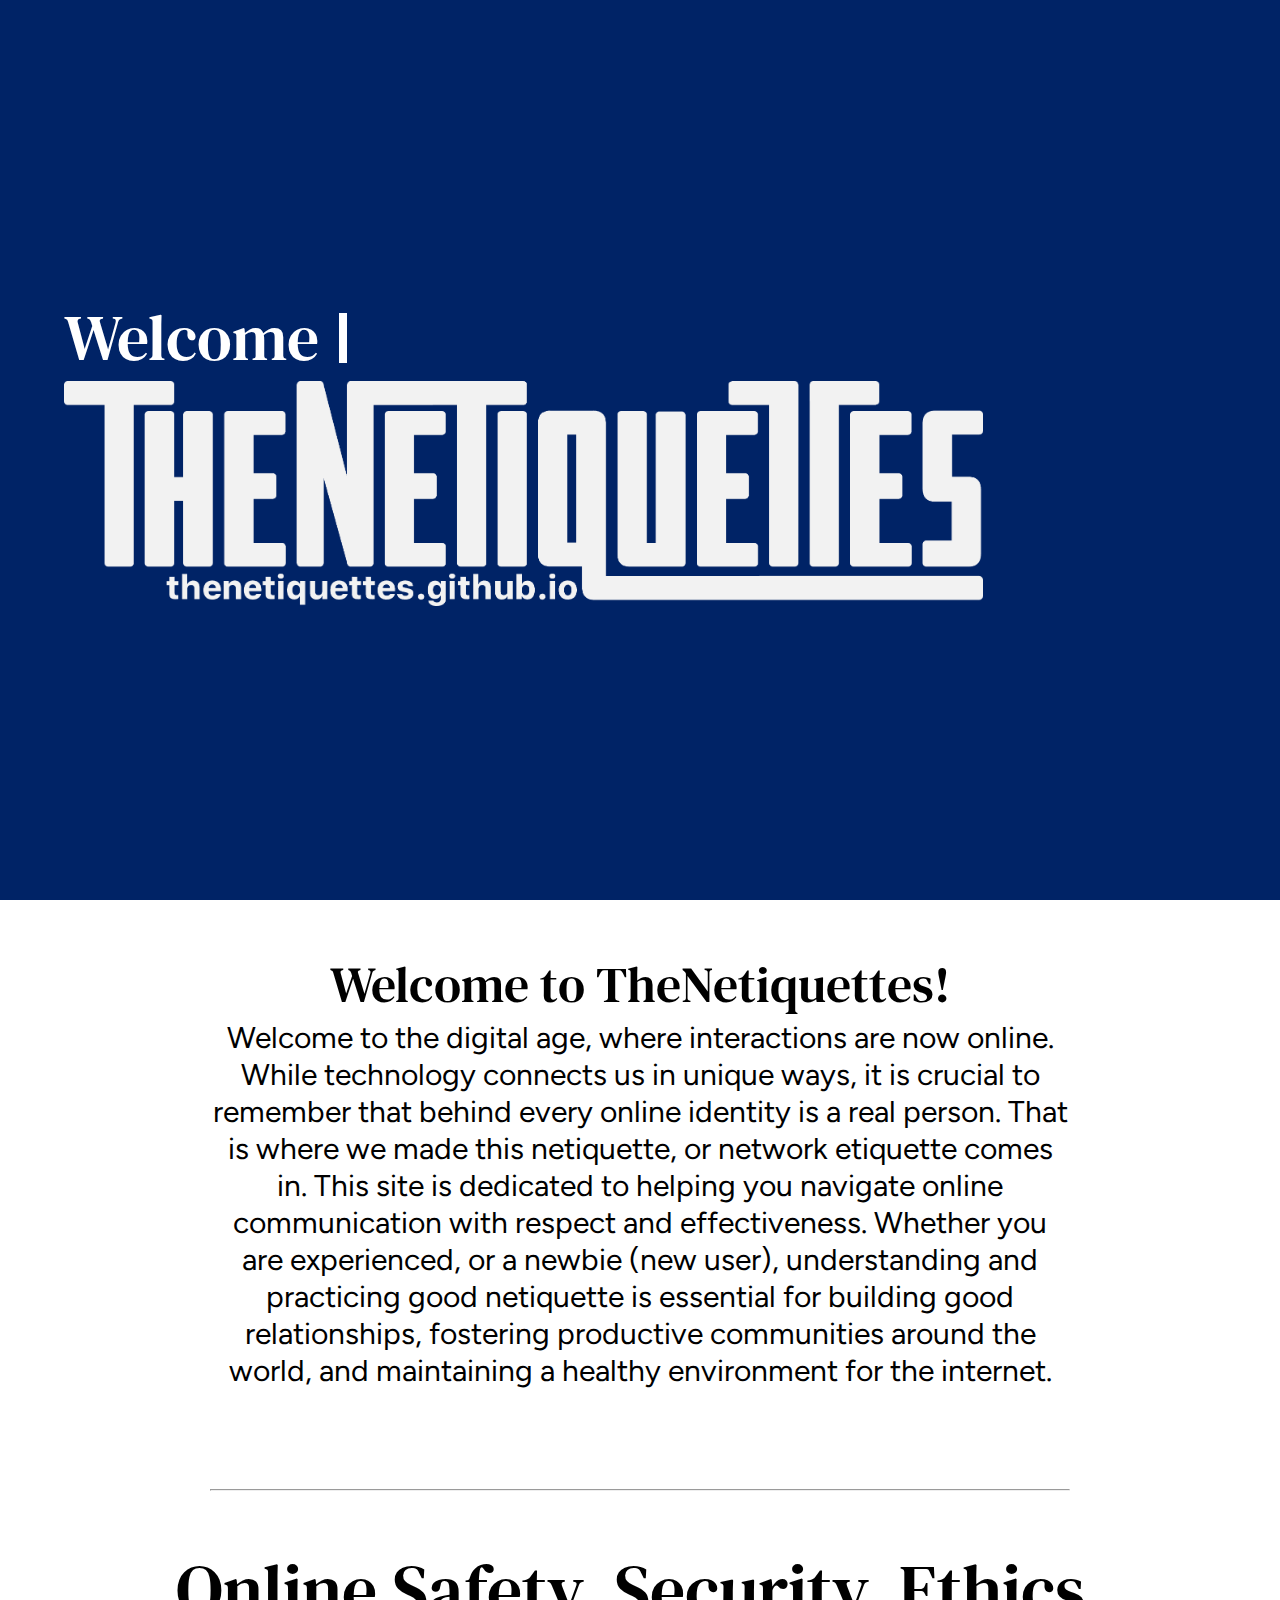
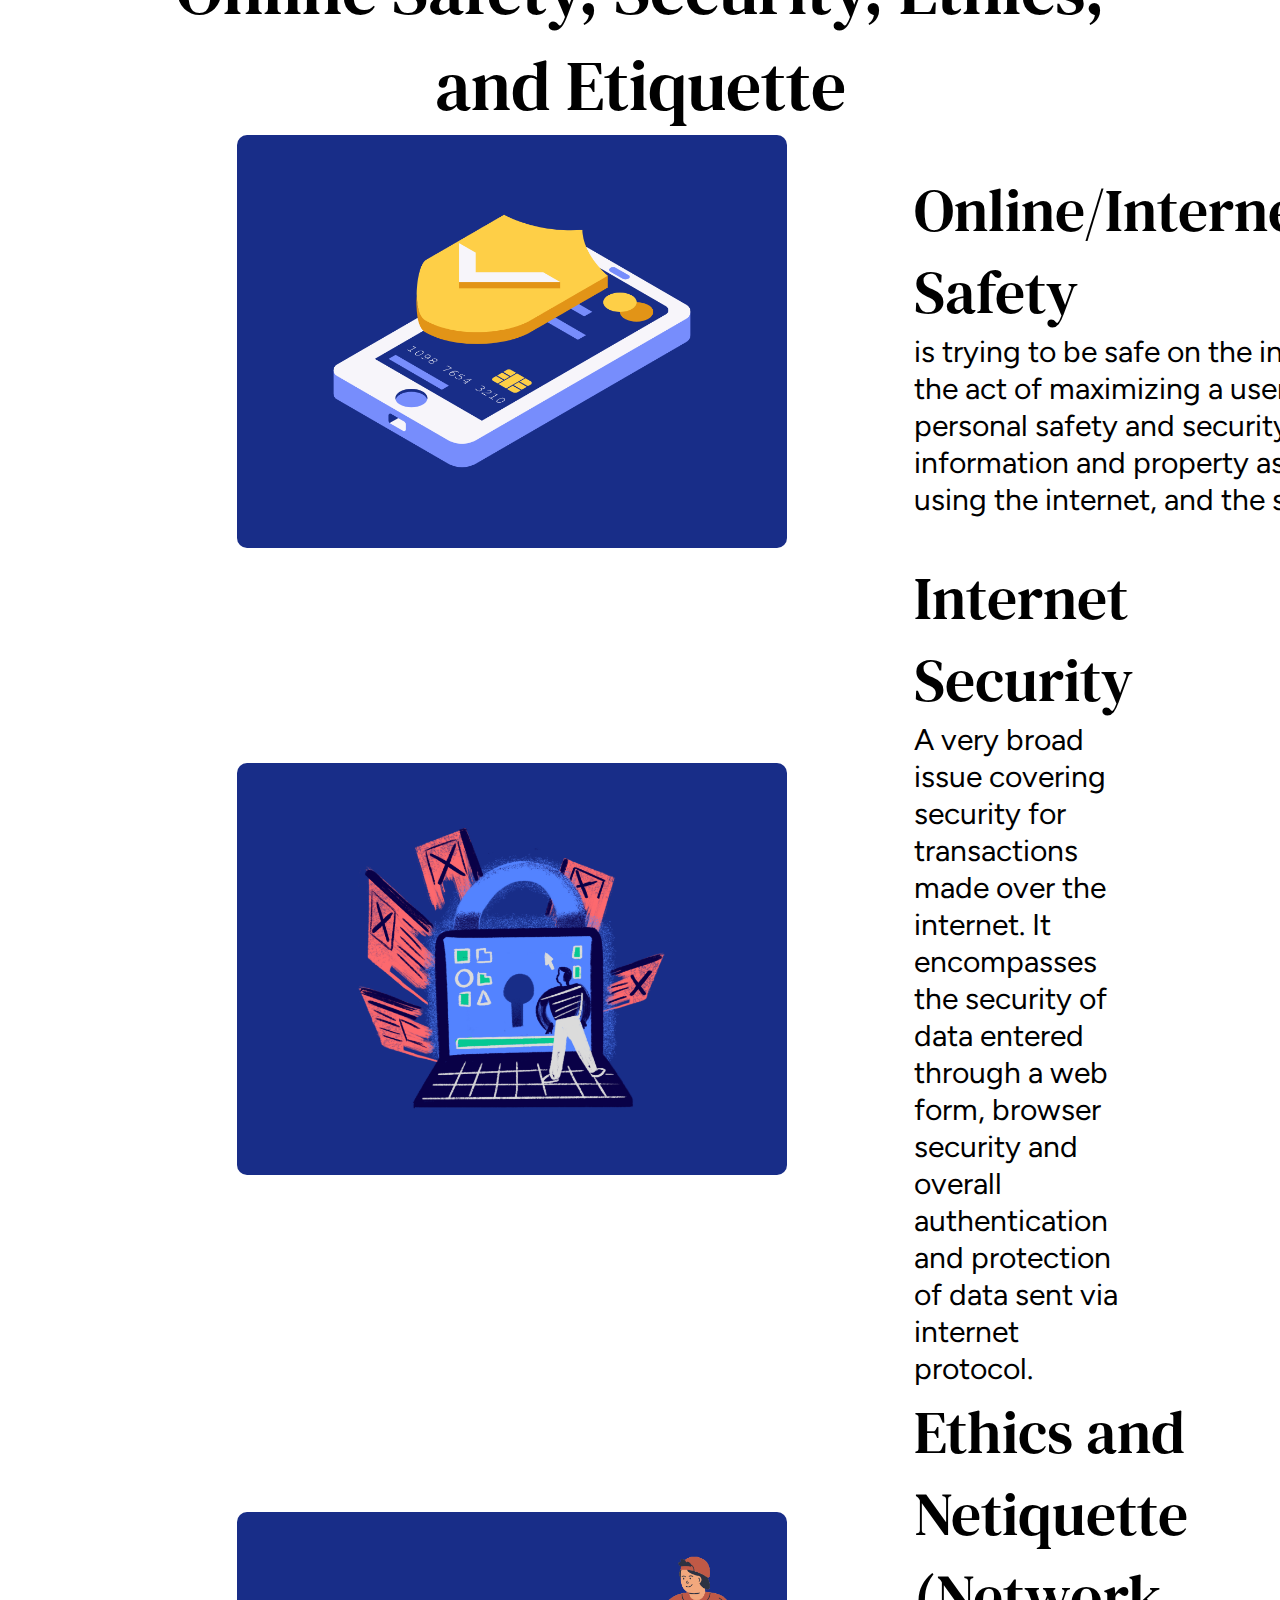
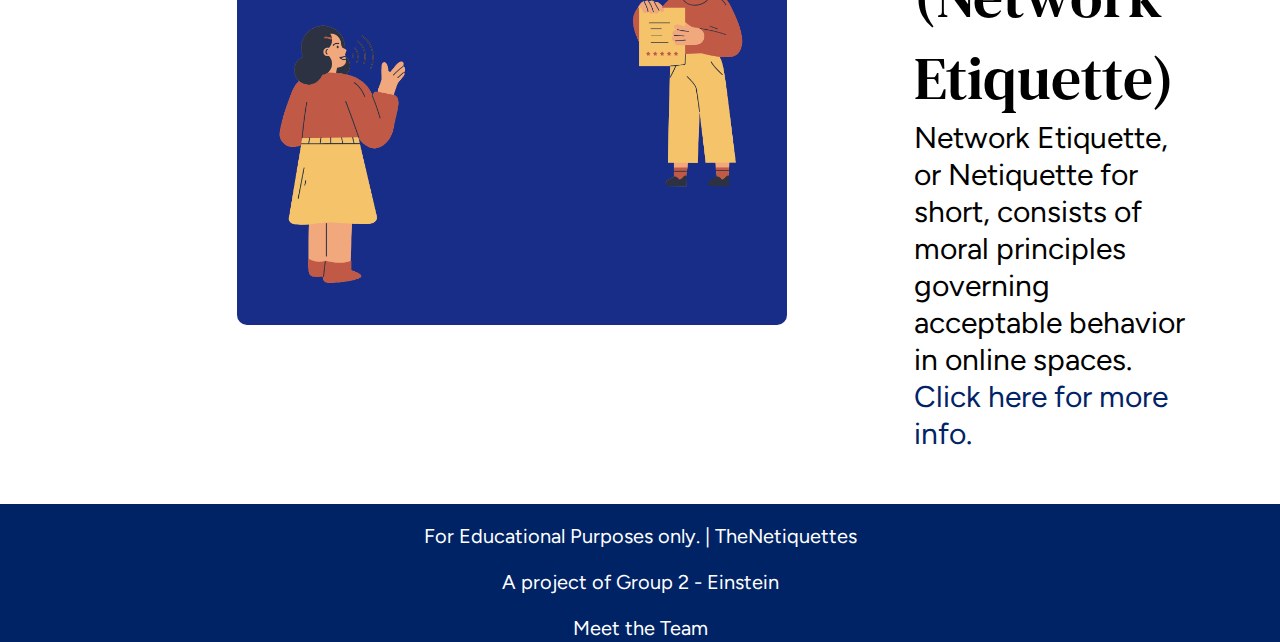
<file: index.html>
<!DOCTYPE html>
<html lang="en">
<head>
    <link rel="preconnect" href="https://fonts.googleapis.com">
    <link rel="preconnect" href="https://fonts.gstatic.com" crossorigin>
    <link href="https://fonts.googleapis.com/css2?family=DM+Serif+Text:ital@0;1&display=swap" rel="stylesheet">
    <link href="https://fonts.googleapis.com/css2?family=Figtree:ital,wght@0,300..900;1,300..900&display=swap" rel="stylesheet">
    <link rel="stylesheet" href="styles.css">

    <meta charset="UTF-8">
    <meta name="viewport" content="width=device-width, initial-scale=1.0">
    <title> Welcome to TheNetiquettes</title>
    <head>
        <meta charset="UTF-8">
        <meta name="viewport" content="width=device-width, initial-scale=1.0">
        <title>Hero to Header</title>
</head>
<body class="yes">
    <div class="unblocked">
    <div class="hero" id="hero">
        <div class="logo-container">
            <div class="typing" id="typing"></div><span class="cursor"></span> <!-- Replace with actual image -->
        </div>
        <img src="image/thenetiquettes logo.png" alt="Logo">
    </div>
    <div class="header" id="header">
        <img src="image/thenetiquettes logo2.png" alt="Logo"> <!-- Replace with actual image -->
        <div class="nav">
            <a href="index.html">Home</a>
            <a href="team.html">Meet the Team</a>
        </div>
    </div>
    <section>
    <div class="introsection">
        <h1>Welcome to TheNetiquettes!</h1>
        <div class="intropar">
            <p class="introdesc">Welcome to the digital age, where interactions are now online. While technology connects us in unique ways, it is crucial to remember that behind every online identity is a real person. That is where we made this netiquette, or network etiquette comes in. This site is dedicated to helping you navigate online communication with respect and effectiveness. Whether you are experienced, or a newbie (new user), understanding and practicing good netiquette is essential for building good relationships, fostering productive communities around the world, and maintaining a healthy environment for the internet. </p>
        </div>
    </div>
    <hr>
    <div class="section2">
        <h2 class="title">Online Safety, Security, Ethics, and Etiquette</h2>
        <table class="types">
            <tr>
                <td><img src="/image/1.png" alt="Cyber Safety" style="width: 550px; border-radius: 10px;"></td>
                <td>
                    <h2 class="tdh2">Online/Internet/Cyber Safety</h2>
                    <p>is trying to be safe on the internet and is the act of maximizing a user's awareness of personal safety and security risks to private information and property associated with using the internet, and the self-protection.</p>
                </td>
            </tr>
        </table>
        <table class="types">
            <tr>
                <td><img src="image/2.png" alt="Cyber Safety" style="width: 550px; border-radius: 10px;"></td>
                <td>
                    <h2 class="tdh2" >Internet Security</h2>
                    <p>A very broad issue covering security for transactions made over the internet. It encompasses the security of data entered through a web form, browser security and overall authentication and protection of data sent via internet protocol.</p>
                </td>
            </tr>
        </table>
        <table class="types">
                <tr>
                <td ><a href="/netiquette.html"><img src="image/3.png" alt="Cyber Safety" class="yesking" style="width: 550px; border-radius: 10px;"></a></td>
                <td>
                    <h2 class="tdh2">Ethics and Netiquette (Network Etiquette) </h2>
                    <p>Network Etiquette, or Netiquette for short, consists of moral principles governing acceptable behavior in online spaces. <a href="/netiquette.html"><p>Click here for more info.</p></a></p>
                </td>
            </tr>
        </table>
    </div>
</section>
<footer>
    <p>For Educational Purposes only. | TheNetiquettes</p>
    <p>A project of Group 2 - Einstein</p>
    <p>
        <a href="team.html" style="color: #fff; text-decoration: none; margin: 0 10px;">Meet the Team</a>
    </p>
</footer>
    <script>
window.addEventListener("scroll", function () {
    let hero = document.getElementById("hero");
    let header = document.getElementById("header");

    if (!hero || !header) return; // Ensure elements exist

    let scrollThreshold = window.innerWidth <= 768 ? hero.clientHeight * 0.8 : hero.clientHeight * 0.9;

    if (window.scrollY > scrollThreshold) {
        header.classList.add("show-header");
    } else {
        header.classList.remove("show-header");
    }
});

document.addEventListener("DOMContentLoaded", function () {
    let text = "Welcome to...";
    let typingElement = document.getElementById("typing");

    if (!typingElement) return; // Ensure element exists

    let index = 0;
    function type() {
        if (index < text.length) {
            typingElement.textContent += text.charAt(index);
            index++;
            setTimeout(type, 100);
        }
    }
    type();
});
    </script>
</div>
</body>
</html>
</file>
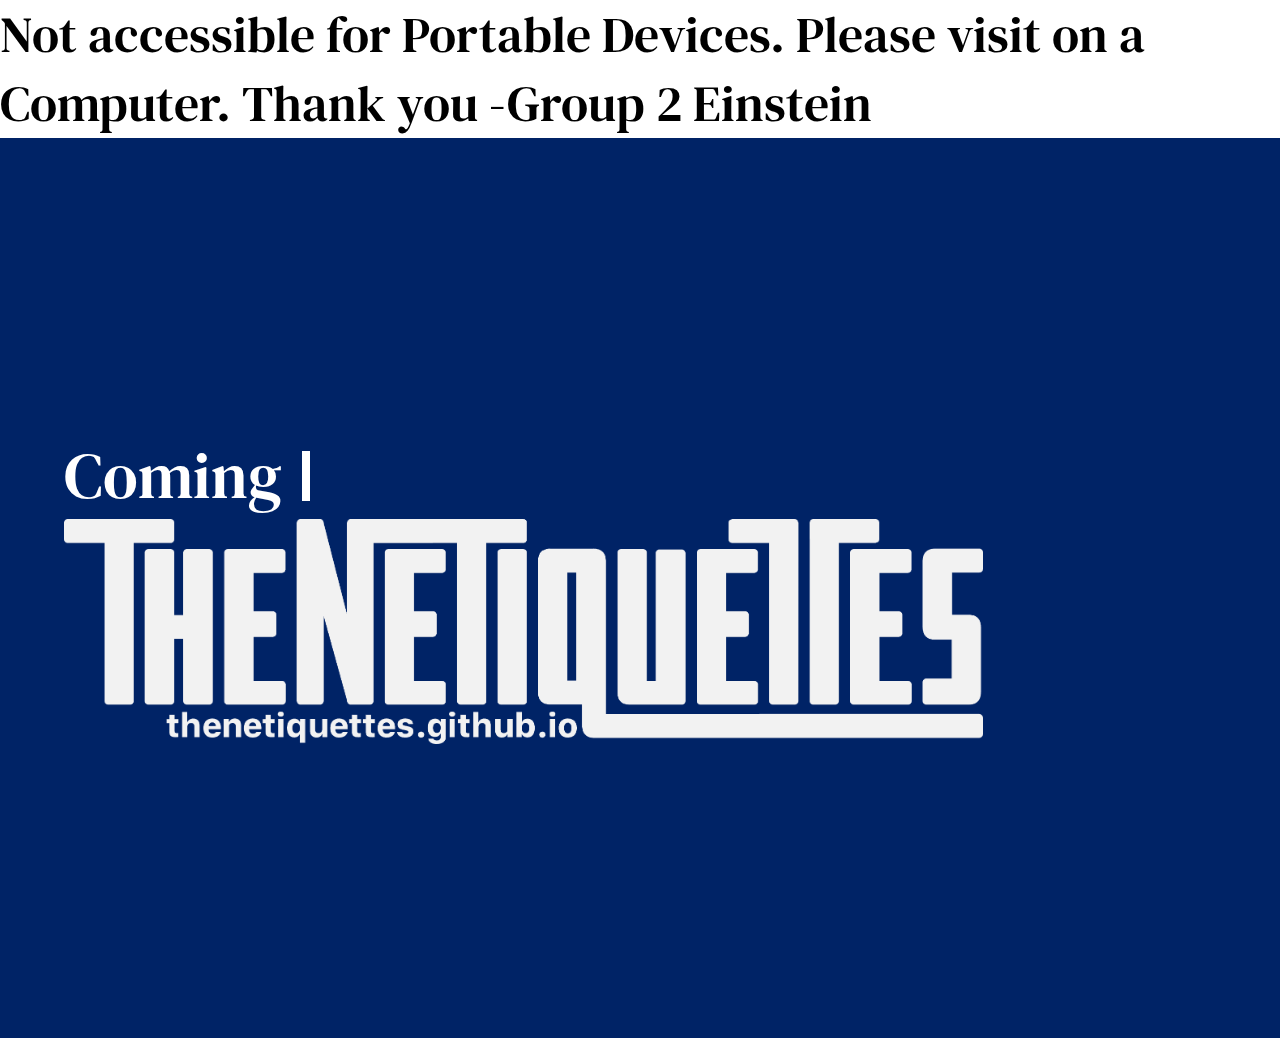
<file: coming soon.html>
<!DOCTYPE html>
<html lang="en">
<head>
    <link rel="preconnect" href="https://fonts.googleapis.com">
    <link rel="preconnect" href="https://fonts.gstatic.com" crossorigin>
    <link href="https://fonts.googleapis.com/css2?family=DM+Serif+Text:ital@0;1&display=swap" rel="stylesheet">
    <link href="https://fonts.googleapis.com/css2?family=Figtree:ital,wght@0,300..900;1,300..900&display=swap" rel="stylesheet">
    <link rel="stylesheet" href="styles.css">

    <meta charset="UTF-8">
    <meta name="viewport" content="width=device-width, initial-scale=1.0">
    <title>TheNetiquettes</title>
    <head>
        <meta charset="UTF-8">
        <meta name="viewport" content="width=device-width, initial-scale=1.0">
        <title>Hero to Header</title>
</head>
<body class="yes">
    <div class="blocked">
        <h1>Not accessible for Portable Devices. Please visit on a Computer. Thank you -Group 2 Einstein</h1>
    </div>
    <div class="unblocked">
    <div class="hero" id="hero">
        <div class="logo-container">
            <div class="typing" id="typing"></div><span class="cursor"></span> <!-- Replace with actual image -->
        </div>
        <img src="image/thenetiquettes logo.png" alt="Logo">
    </div>
    <script>
        window.addEventListener('scroll', function() {
            let hero = document.getElementById('hero');
            let header = document.getElementById('header');
            if (window.scrollY > hero.clientHeight / 1.1) {
                header.classList.add('show-header');
            } else {
                header.classList.remove('show-header');
            }
        });

        document.addEventListener("DOMContentLoaded", function() {
            let text = "Coming Soon...";
            let typingElement = document.getElementById("typing");
            let index = 0;
            function type() {
                if (index < text.length) {
                    typingElement.textContent += text.charAt(index);
                    index++;
                    setTimeout(type, 100);
                }
            }
            type();
        });
    </script>
</div>
</body>
</html>
</file>
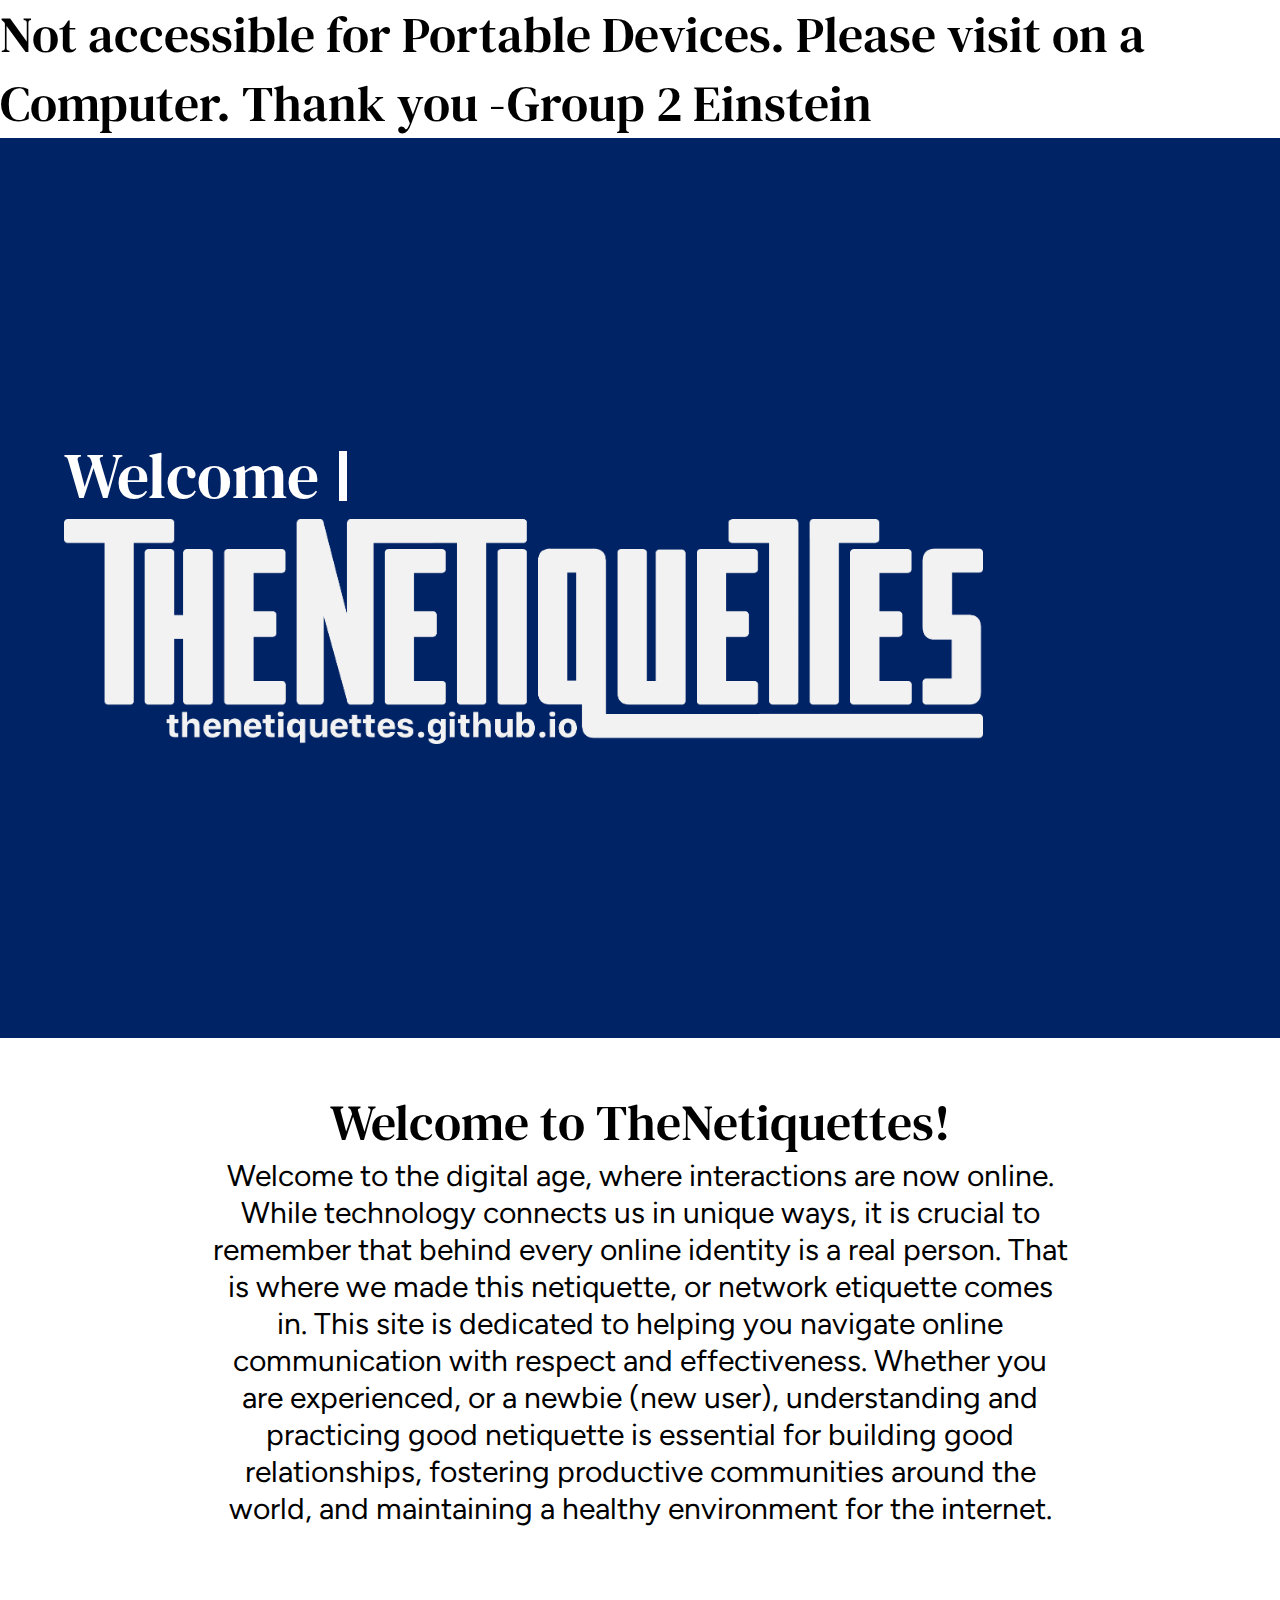
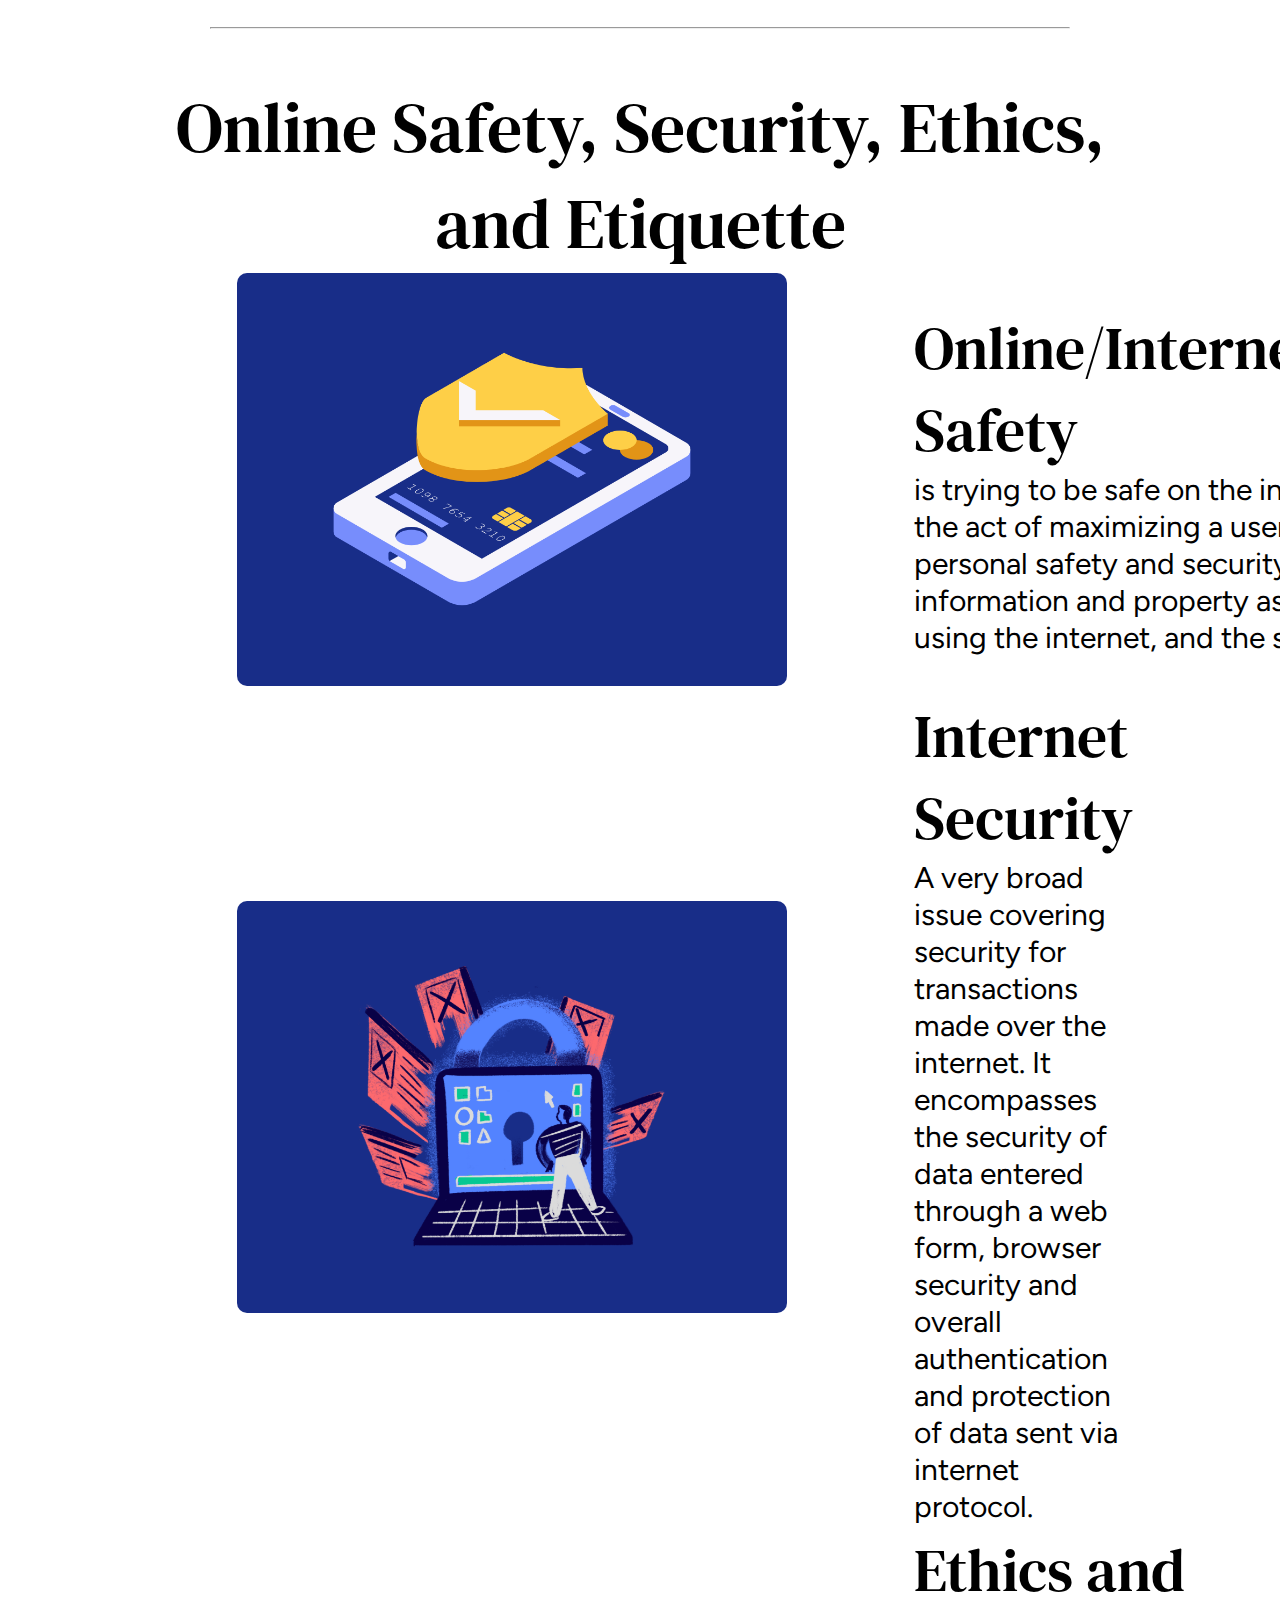
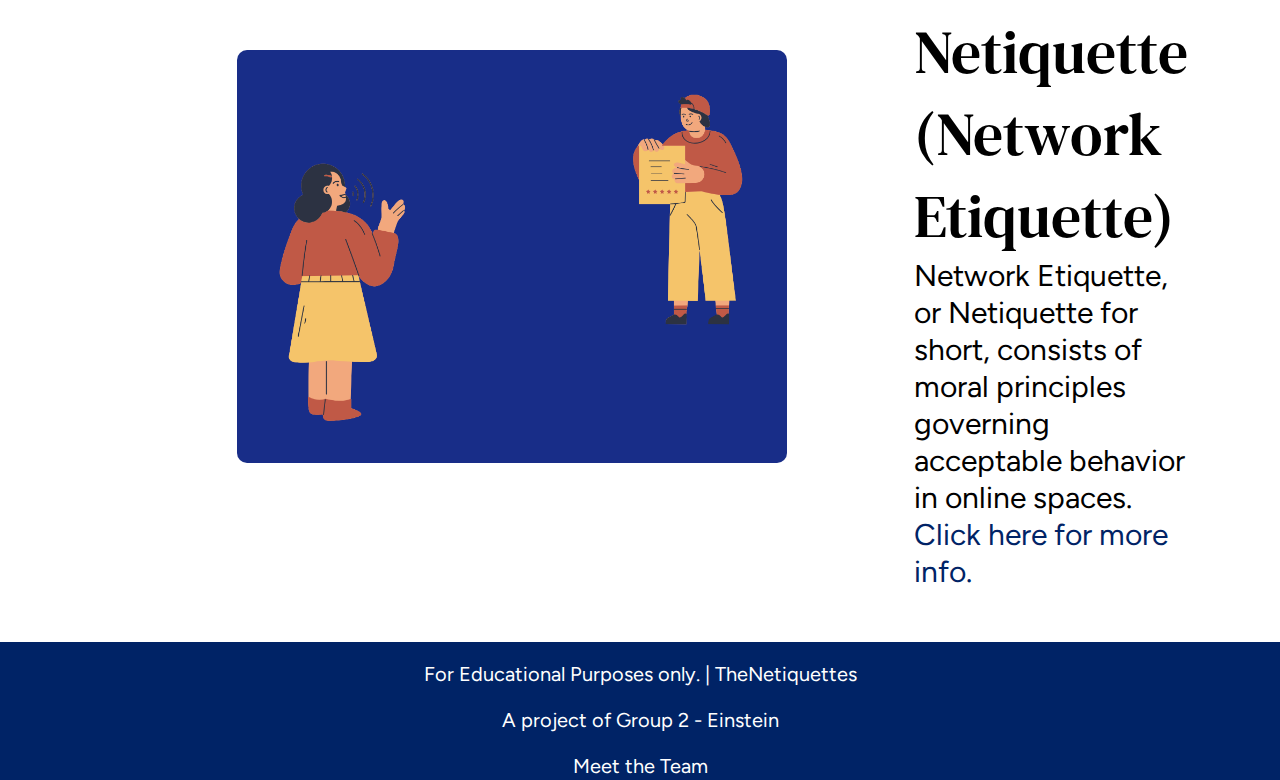
<file: home.html>
<!DOCTYPE html>
<html lang="en">
<head>
    <link rel="preconnect" href="https://fonts.googleapis.com">
    <link rel="preconnect" href="https://fonts.gstatic.com" crossorigin>
    <link href="https://fonts.googleapis.com/css2?family=DM+Serif+Text:ital@0;1&display=swap" rel="stylesheet">
    <link href="https://fonts.googleapis.com/css2?family=Figtree:ital,wght@0,300..900;1,300..900&display=swap" rel="stylesheet">
    <link rel="stylesheet" href="styles.css">

    <meta charset="UTF-8">
    <meta name="viewport" content="width=device-width, initial-scale=1.0">
    <title>TheNetiquettes</title>
    <head>
        <meta charset="UTF-8">
        <meta name="viewport" content="width=device-width, initial-scale=1.0">
        <title>Hero to Header</title>
</head>
<body class="yes">
    <div class="blocked">
        <h1>Not accessible for Portable Devices. Please visit on a Computer. Thank you -Group 2 Einstein</h1>
    </div>
    <div class="unblocked">
    <div class="hero" id="hero">
        <div class="logo-container">
            <div class="typing" id="typing"></div><span class="cursor"></span> <!-- Replace with actual image -->
        </div>
        <img src="image/thenetiquettes logo.png" alt="Logo">
    </div>
    <div class="header" id="header">
        <img src="image/thenetiquettes logo2.png" alt="Logo"> <!-- Replace with actual image -->
        <div class="nav">
            <a href="home.html">Home</a>
            <a href="#h2.rules">10 Netiquettes</a>
        </div>
    </div>
    <section>
    <div class="introsection">
        <h1>Welcome to TheNetiquettes!</h1>
        <div class="intropar">
            <p class="introdesc">Welcome to the digital age, where interactions are now online. While technology connects us in unique ways, it is crucial to remember that behind every online identity is a real person. That is where we made this netiquette, or network etiquette comes in. This site is dedicated to helping you navigate online communication with respect and effectiveness. Whether you are experienced, or a newbie (new user), understanding and practicing good netiquette is essential for building good relationships, fostering productive communities around the world, and maintaining a healthy environment for the internet. </p>
        </div>
    </div>
    <hr>
    <div class="section2">
        <h2 class="title">Online Safety, Security, Ethics, and Etiquette</h2>
        <table class="types">
            <tr>
                <td><img src="/image/1.png" alt="Cyber Safety" style="width: 550px; border-radius: 10px;"></td>
                <td>
                    <h2 class="tdh2">Online/Internet/Cyber Safety</h2>
                    <p>is trying to be safe on the internet and is the act of maximizing a user's awareness of personal safety and security risks to private information and property associated with using the internet, and the self-protection.</p>
                </td>
            </tr>
        </table>
        <table class="types">
            <tr>
                <td><img src="image/2.png" alt="Cyber Safety" style="width: 550px; border-radius: 10px;"></td>
                <td>
                    <h2 class="tdh2" >Internet Security</h2>
                    <p>A very broad issue covering security for transactions made over the internet. It encompasses the security of data entered through a web form, browser security and overall authentication and protection of data sent via internet protocol.</p>
                </td>
            </tr>
        </table>
        <table class="types">
                <tr>
                <td ><a href="/netiquette.html"><img src="image/3.png" alt="Cyber Safety" class="yesking" style="width: 550px; border-radius: 10px;"></a></td>
                <td>
                    <h2 class="tdh2">Ethics and Netiquette (Network Etiquette) </h2>
                    <p>Network Etiquette, or Netiquette for short, consists of moral principles governing acceptable behavior in online spaces. <a href="/netiquette.html"><p>Click here for more info.</p></a></p>
                </td>
            </tr>
        </table>
    </div>
</section>
<footer>
    <p>For Educational Purposes only. | TheNetiquettes</p>
    <p>A project of Group 2 - Einstein</p>
    <p>
        <a href="team.html" style="color: #fff; text-decoration: none; margin: 0 10px;">Meet the Team</a>
    </p>
</footer>
    <script>
        window.addEventListener('scroll', function() {
            let hero = document.getElementById('hero');
            let header = document.getElementById('header');
            if (window.scrollY > hero.clientHeight / 1.1) {
                header.classList.add('show-header');
            } else {
                header.classList.remove('show-header');
            }
        });

        document.addEventListener("DOMContentLoaded", function() {
            let text = "Welcome to...";
            let typingElement = document.getElementById("typing");
            let index = 0;
            function type() {
                if (index < text.length) {
                    typingElement.textContent += text.charAt(index);
                    index++;
                    setTimeout(type, 100);
                }
            }
            type();
        });
    </script>
</div>
</body>
</html>
</file>
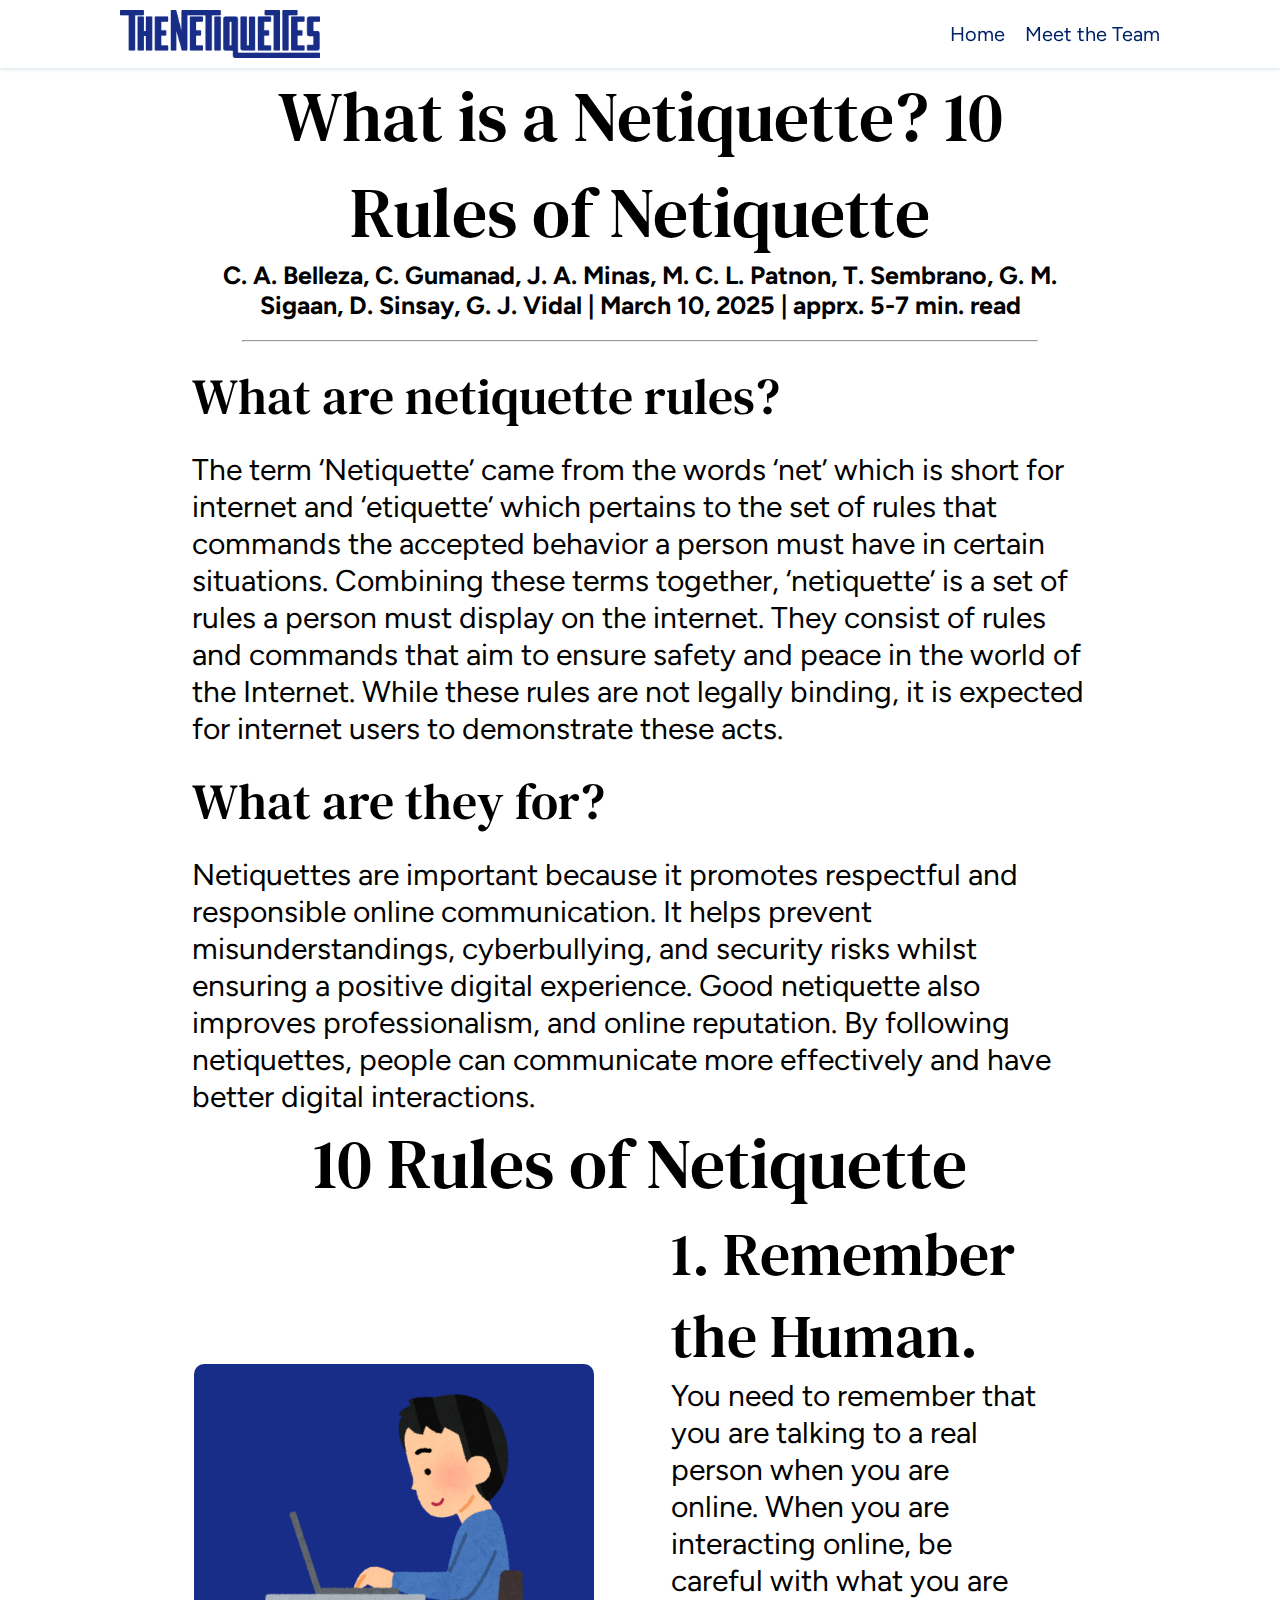
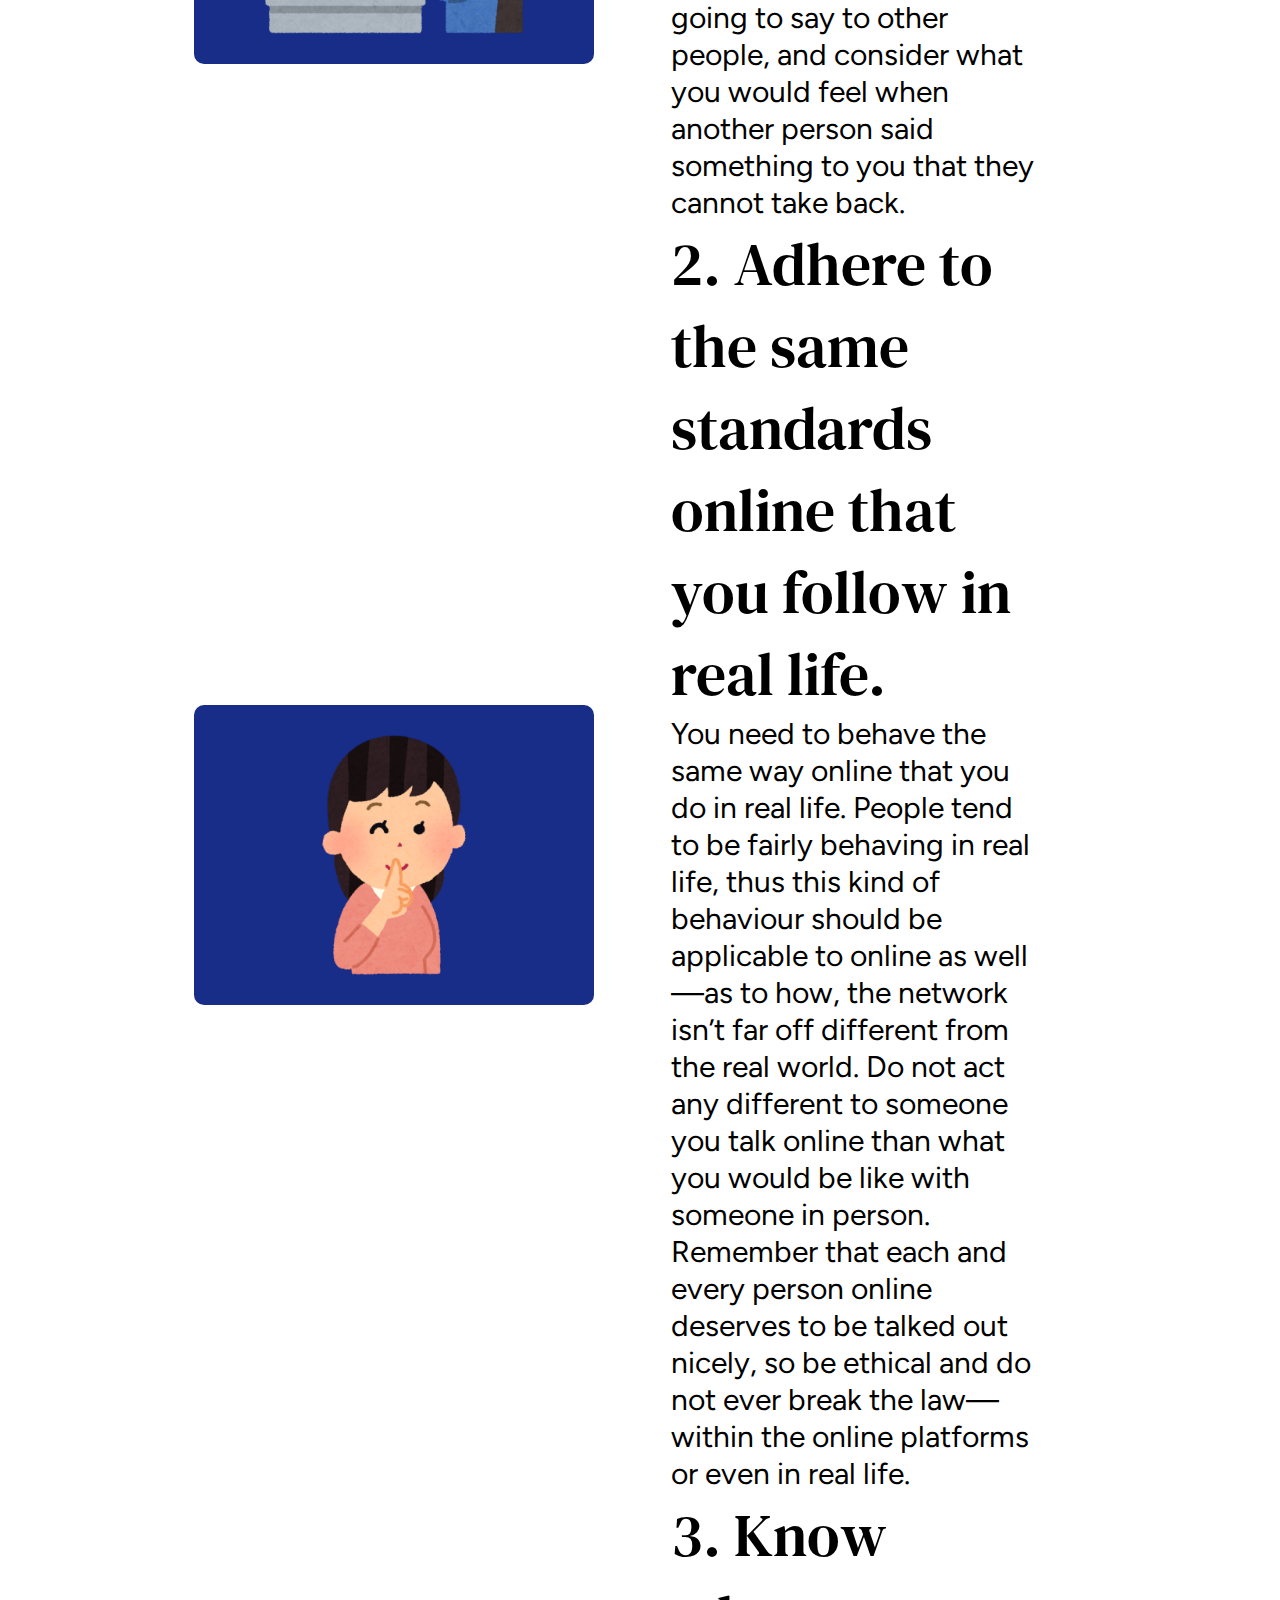
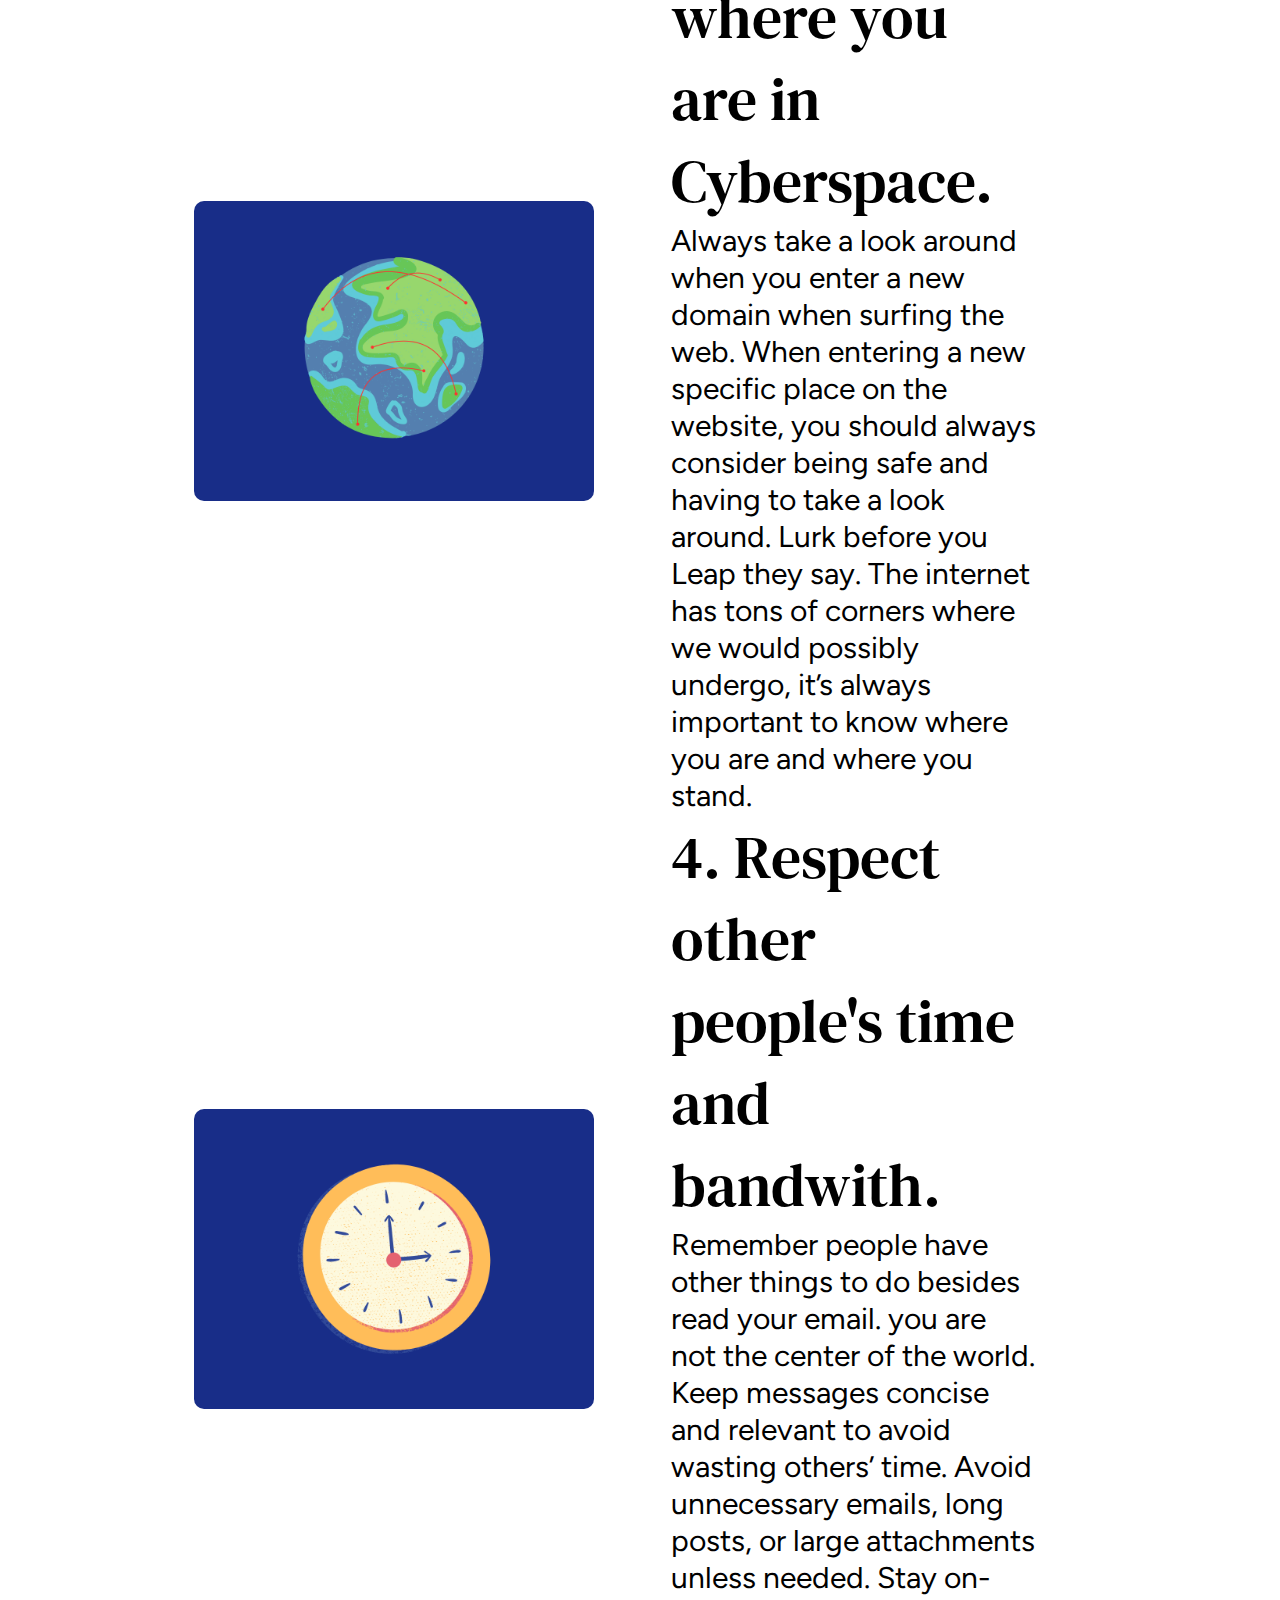
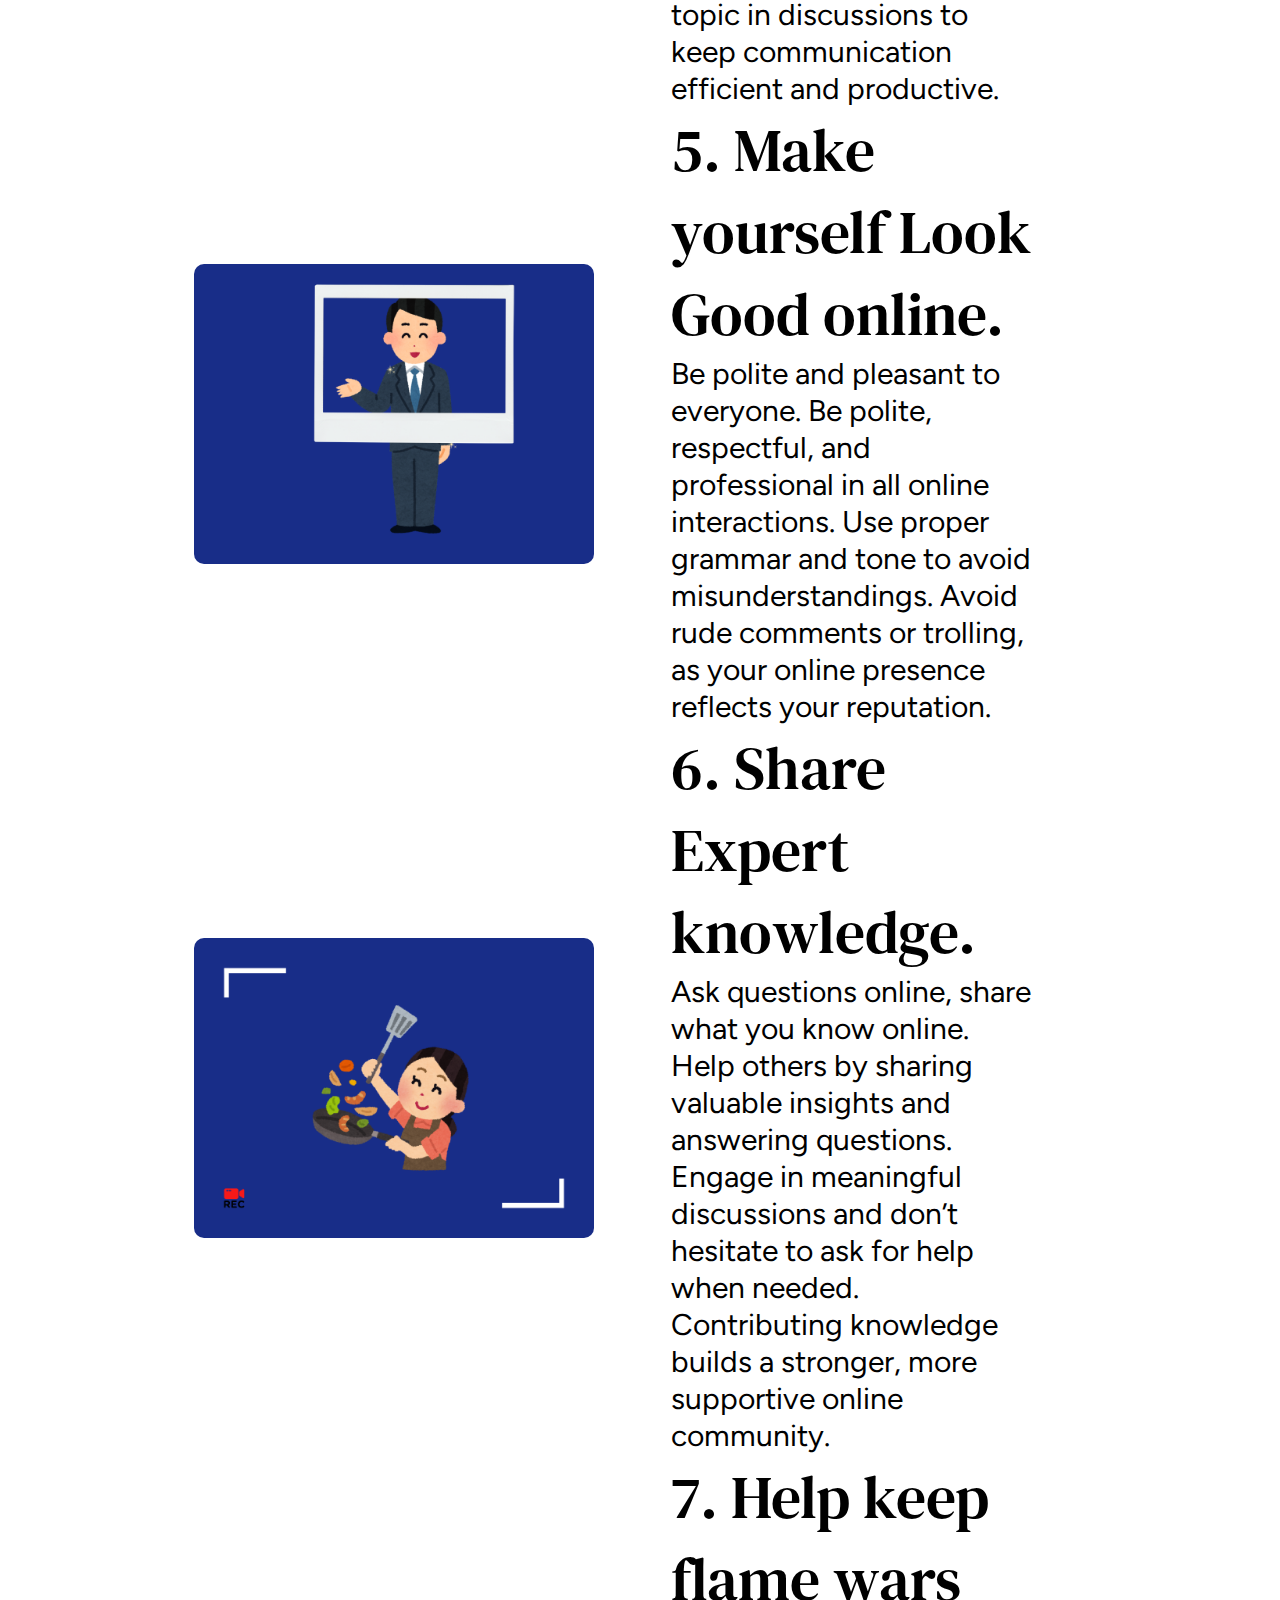
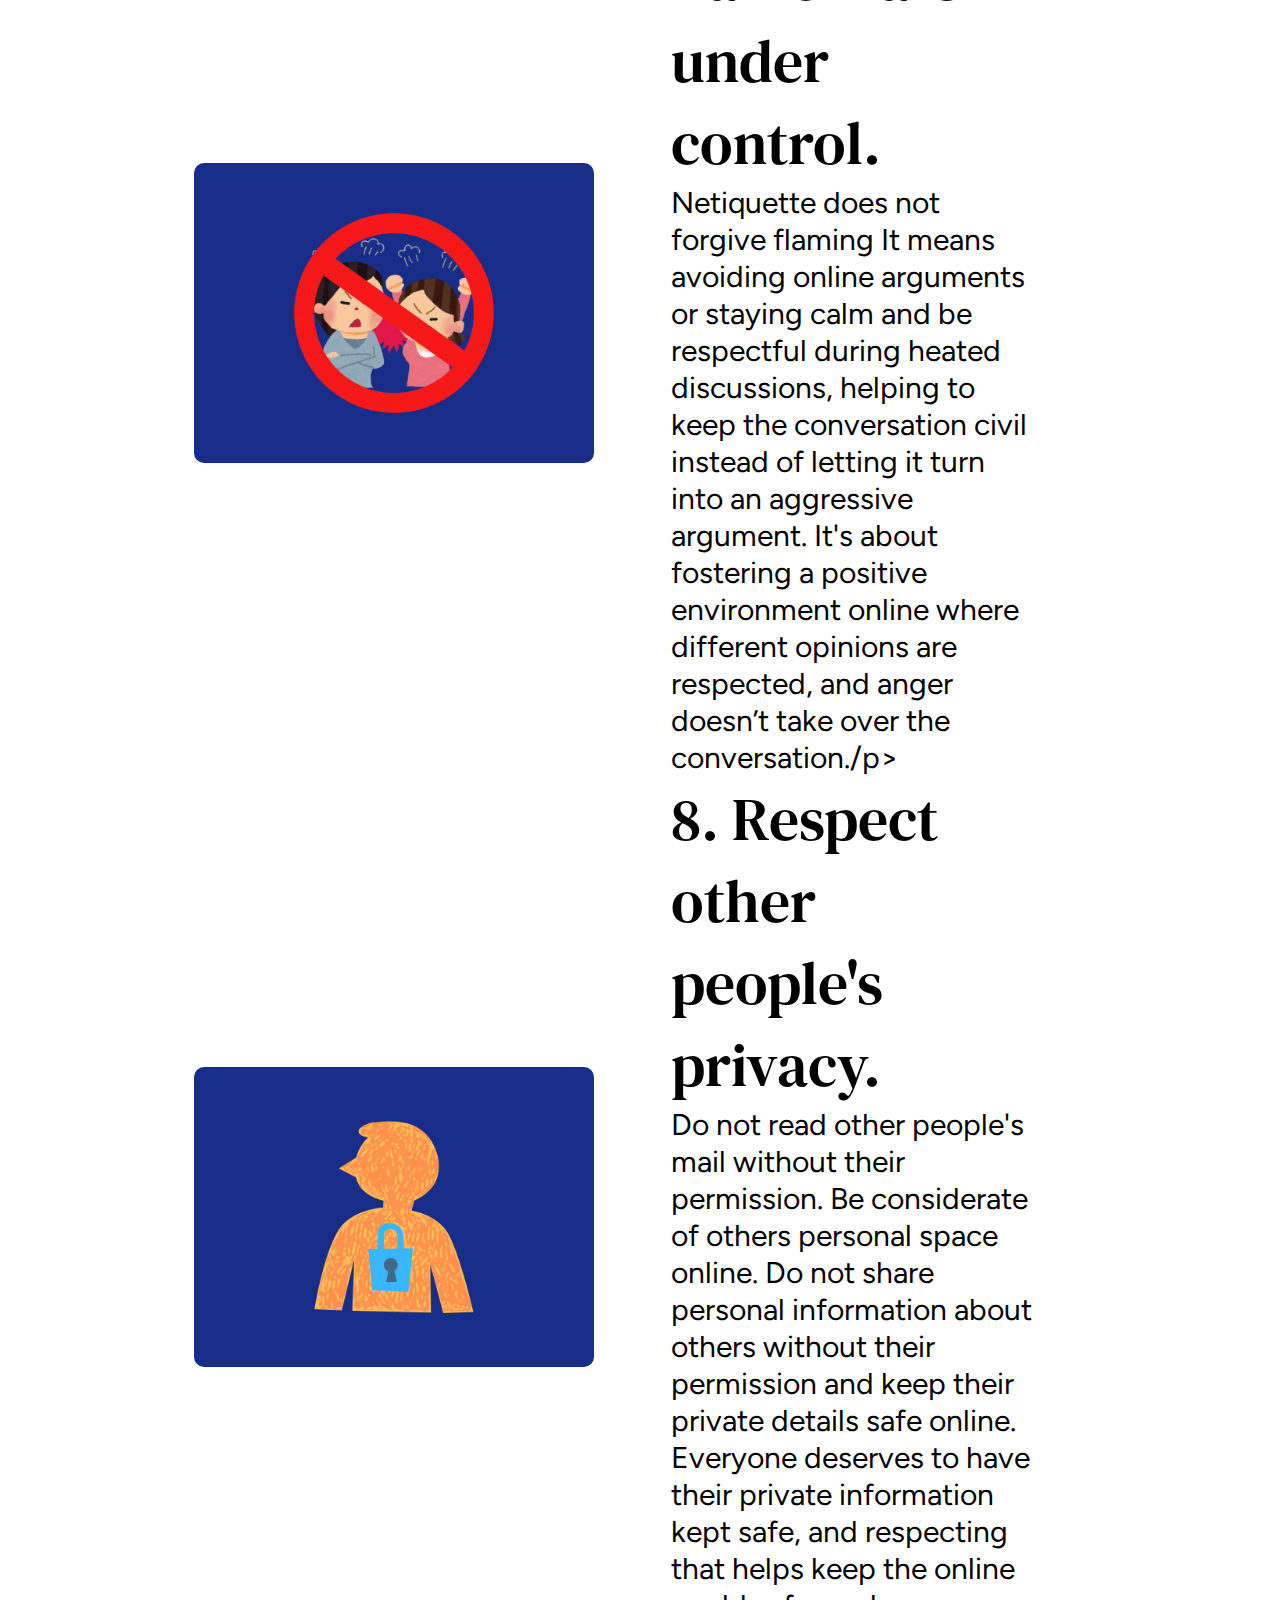
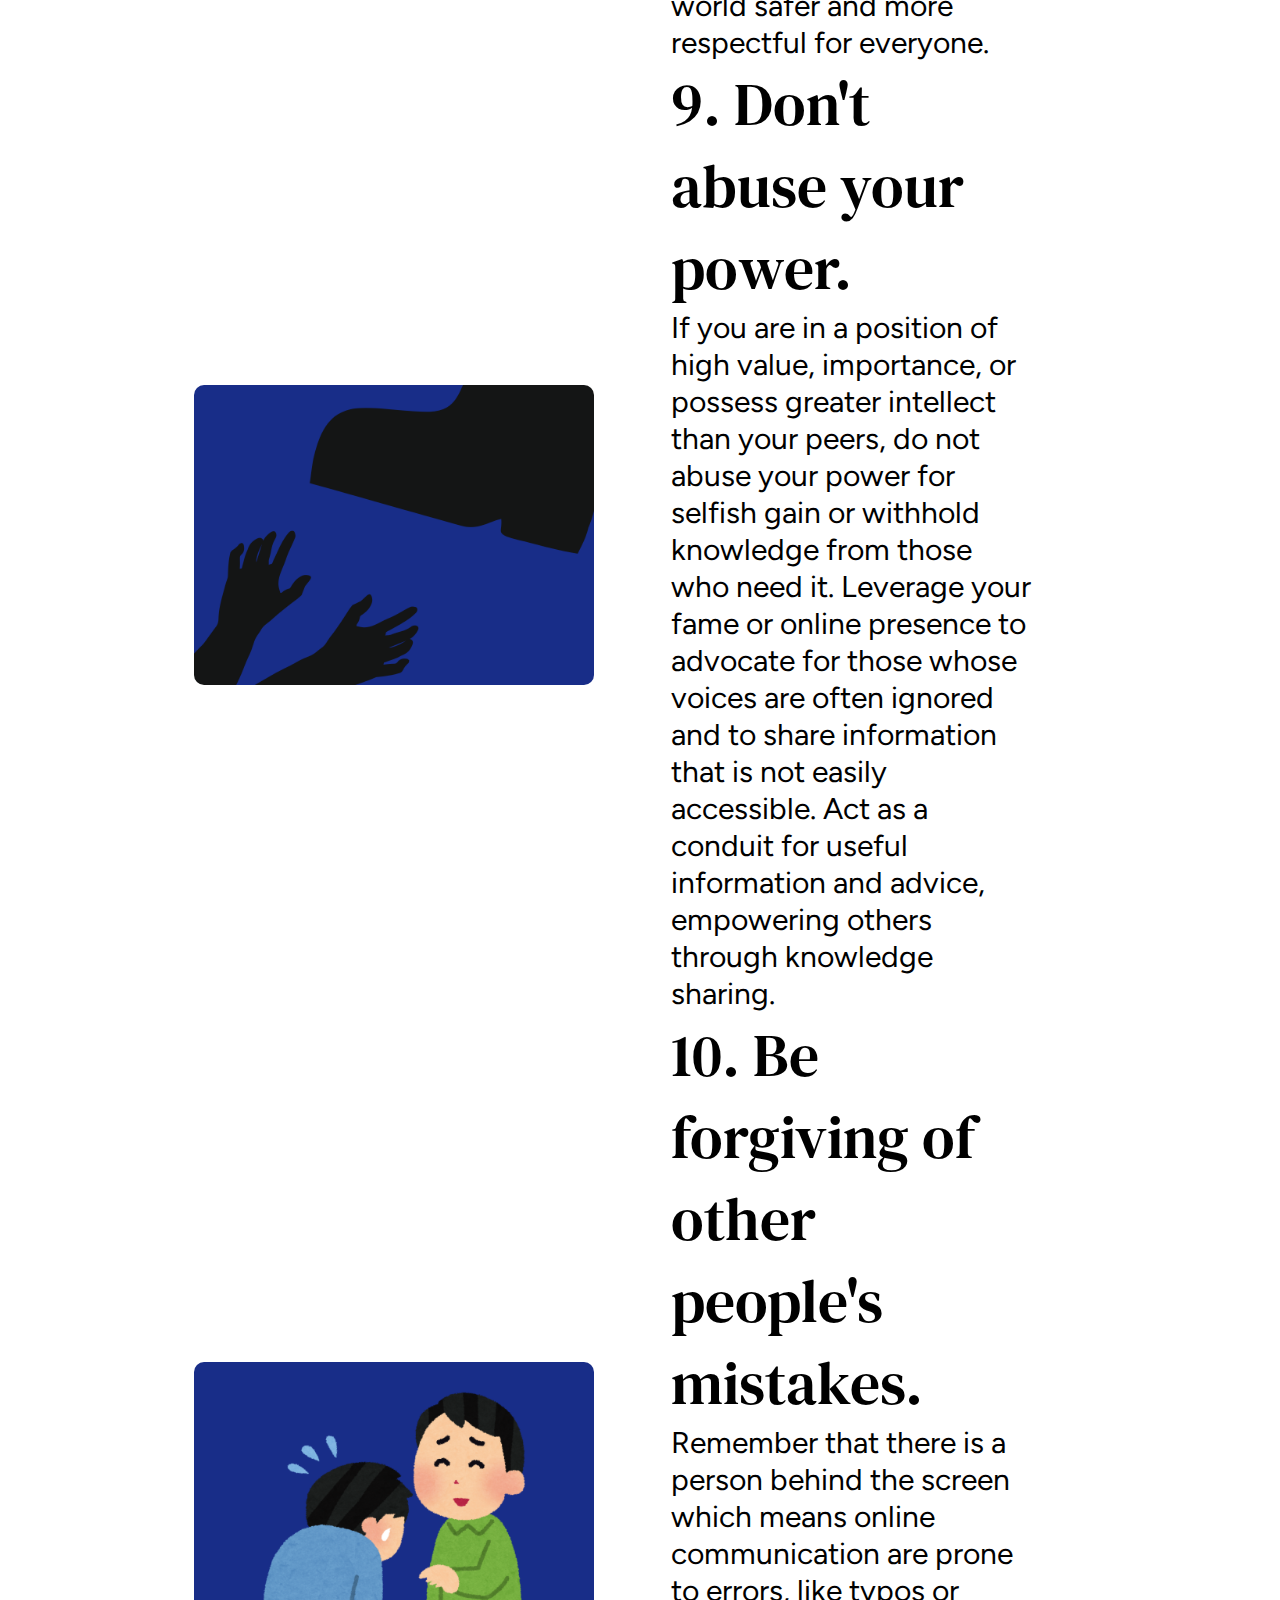
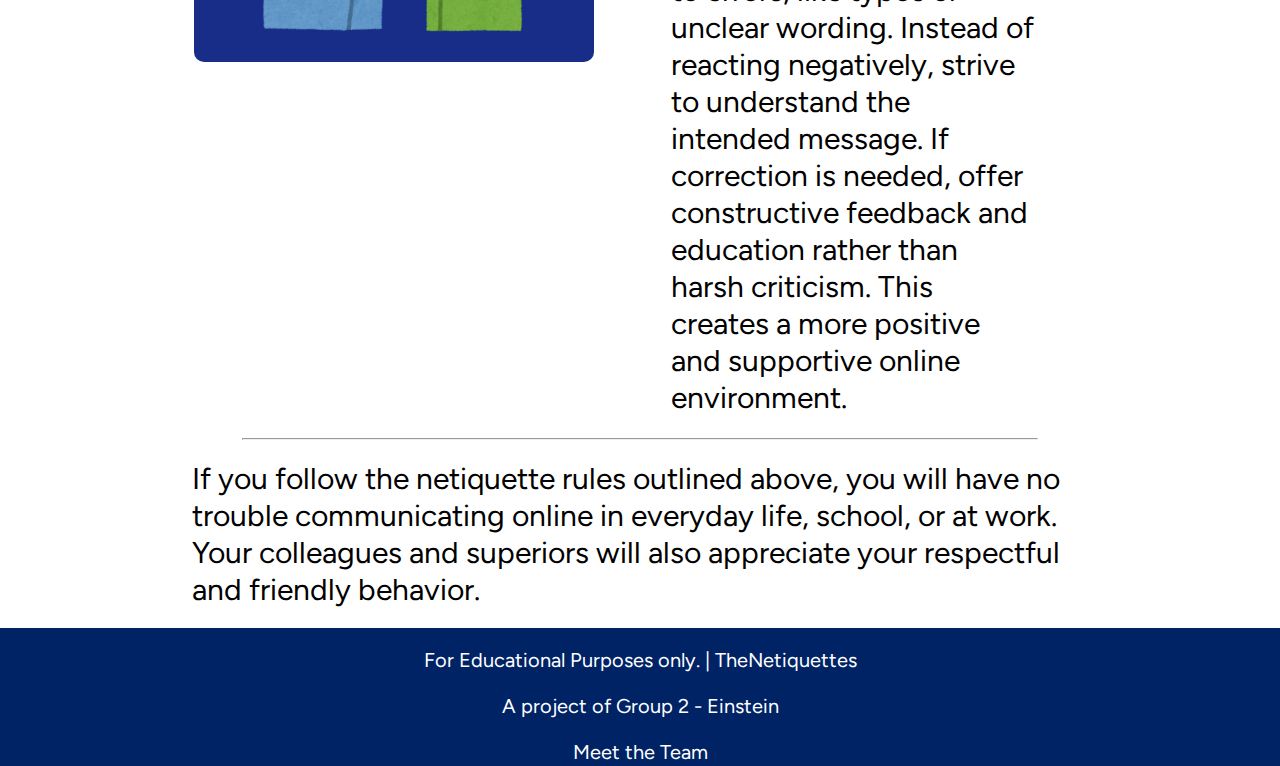
<file: netiquette.html>
<!DOCTYPE html>
<html lang="en">
<head>
    <link rel="preconnect" href="https://fonts.googleapis.com">
    <link rel="preconnect" href="https://fonts.gstatic.com" crossorigin>
    <link href="https://fonts.googleapis.com/css2?family=DM+Serif+Text:ital@0;1&display=swap" rel="stylesheet">
    <link href="https://fonts.googleapis.com/css2?family=Figtree:ital,wght@0,300..900;1,300..900&display=swap" rel="stylesheet">
    <link rel="stylesheet" href="styles.css">

    <meta charset="UTF-8">
    <meta name="viewport" content="width=device-width, initial-scale=1.0">
    <title>What is a Netiquette? 10 Rules of Netiquette | TheNetiquettes</title>
    <head>
        <meta charset="UTF-8">
        <meta name="viewport" content="width=device-width, initial-scale=1.0">
        <title>Hero to Header</title>
</head>
<body>
    <div class="header" id="header" style="transform: translateY(0); position: sticky;">
        <img src="image/thenetiquettes logo2.png" alt="Logo"> <!-- Replace with actual image -->
        <div class="nav">
            <a href="index.html">Home</a>
           <a href="team.html">Meet the Team</a>
        </div>
    </div>
    <section class="blogsection">
    <div>
        <h2 class="rules">What is a Netiquette? 10 Rules of Netiquette</h2>
        <h4> C. A. Belleza, C. Gumanad, J. A. Minas, M. C. L. Patnon, T. Sembrano, G. M. Sigaan, D. Sinsay, G. J. Vidal | March 10, 2025 | apprx. 5-7 min. read </h4>
        <hr>
        <h3>What are netiquette rules?</h3>
        <p>The term ‘Netiquette’ came from the words ‘net’ which is short for internet and ‘etiquette’ which pertains to the set of rules that commands the accepted behavior a person must have in certain situations. Combining these terms together, ‘netiquette’ is a set of rules a person must display on the internet. They consist of rules and commands that aim to ensure safety and peace in the world of the Internet. While these rules are not legally binding, it is expected for internet users to demonstrate these acts.</p>
        <h3>What are they for?</h3>
        <p>Netiquettes are important because it promotes respectful and responsible online communication. It helps prevent misunderstandings, cyberbullying, and security risks whilst ensuring a positive digital experience. Good netiquette also improves professionalism, and online reputation. By following netiquettes, people can communicate more effectively and have better digital interactions.</p>
        <p></p>
    </div>
    <div class="rulesection">
        <h2 class="title">10 Rules of Netiquette</h2>
        <table class="rules">
            <tr>
                <td style="padding: 0;"><img src="image/yeskign/2.png" style="width: 400px; border-radius: 10px;"></td>
                <td>
                    <h2 class="tdh2">1. Remember the Human.</h2>
                    <p> You need to remember that you are talking to a real person when you are online. When you are interacting online, be careful with what you are going to say to other people, and consider what you would feel when another person said something to you that they cannot take back.</p>
                </td>
            </tr>
            <tr>
                <td style="padding: 0;"><img src="image/yeskign/3.png" style="width: 400px; border-radius: 10px;"></td>
                <td>
                    <h2 class="tdh2">2. Adhere to the same standards online that you follow in real life.</h2>
                    <p>You need to behave the same way online that you do in real life. People tend to be fairly behaving in real life, thus this kind of behaviour should be applicable to online as well—as to how, the network isn’t far off different from the real world. Do not act any different to someone you talk online than what you would be like with someone in person. Remember that each and every person online deserves to be talked out nicely, so be ethical and do not ever break the law—within the online platforms or even in real life.</p>
                </td>
            </tr>
            <tr>
                <td style="padding: 0;"><img src="image/yeskign/4.png" style="width: 400px; border-radius: 10px;"></td>
                <td>
                    <h2 class="tdh2">3. Know where you are in Cyberspace.</h2>
                    <p>Always take a look around when you enter a new domain when surfing the web. When entering a new specific place on the website, you should always consider being safe and having to take a look around. Lurk before you Leap they say. The internet has tons of corners where we would possibly undergo, it’s always important to know where you are and where you stand.</p>
                </td>
            </tr>
            <tr>
                <td style="padding: 0;"><img src="image/yeskign/5.png" style="width: 400px; border-radius: 10px;"></td>
                <td>
                    <h2 class="tdh2">4. Respect other people's time and bandwith.</h2>
                    <p>Remember people have other things to do besides read your email. you are not the center of the world. Keep messages concise and relevant to avoid wasting others’ time. Avoid unnecessary emails, long posts, or large attachments unless needed. Stay on-topic in discussions to keep communication efficient and productive.</p>
                </td>
            </tr>
            <tr>
                <td style="padding: 0;"><img src="/image/yeskign/6.png" style="width: 400px; border-radius: 10px;"></td>
                <td>
                    <h2 class="tdh2">5. Make yourself Look Good online.</h2>
                    <p>Be polite and pleasant to everyone. Be polite, respectful, and professional in all online interactions. Use proper grammar and tone to avoid misunderstandings. Avoid rude comments or trolling, as your online presence reflects your reputation.</p>
                </td>
            </tr>
            <tr>
                <td style="padding: 0;"><img src="/image/yeskign/7.png" style="width: 400px; border-radius: 10px;"></td>
                <td>
                    <h2 class="tdh2">6. Share Expert knowledge.</h2>
                        <p>Ask questions online, share what you know online. Help others by sharing valuable insights and answering questions. Engage in meaningful discussions and don’t hesitate to ask for help when needed. Contributing knowledge builds a stronger, more supportive online community.</p>
                </td>
            </tr>
            <tr>
                <td style="padding: 0;"><img src="/image/yeskign/8.png" style="width: 400px; border-radius: 10px;"></td>
                <td>
                    <h2 class="tdh2">7. Help keep flame wars under control.</h2>
                    <p>Netiquette does not forgive flaming It means avoiding online arguments or staying calm and be respectful during heated discussions, helping to keep the conversation civil instead of letting it turn into an aggressive argument. It's about fostering a positive environment online where different opinions are respected, and anger doesn’t take over the conversation./p>
                </td>
            </tr>
            <tr>
                <td style="padding: 0;"><img src="/image/yeskign/9.png" style="width: 400px; border-radius: 10px;"></td>
                <td>
                    <h2 class="tdh2">8. Respect other people's privacy. </h2>
                    <p>Do not read other people's mail without their permission. Be considerate of others personal space online. Do not share personal information about others without their permission and keep their private details safe online. Everyone deserves to have their private information kept safe, and respecting that helps keep the online world safer and more respectful for everyone.</p>
                </td>
            </tr>
            <tr>
                <td style="padding: 0;"><img src="/image/yeskign/10.png" style="width: 400px; border-radius: 10px;"></td>
                <td>
                    <h2 class="tdh2">9. Don't abuse your power.</h2>
                    <p>If you are in a position of high value, importance, or possess greater intellect than your peers, do not abuse your power for selfish gain or withhold knowledge from those who need it. Leverage your fame or online presence to advocate for those whose voices are often ignored and to share information that is not easily accessible. Act as a conduit for useful information and advice, empowering others through knowledge sharing.</p>
                </td>
            </tr>
            <tr>
                <td style="padding: 0;"><img src="/image/yeskign/11.png" style="width: 400px; border-radius: 10px;"></td>
                <td>
                    <h2 class="tdh2">10. Be forgiving of other people's mistakes.</h2>
                    <p>Remember that there is a person behind the screen which means online communication are prone to errors, like typos or unclear wording. Instead of reacting negatively, strive to understand the intended message. If correction is needed, offer constructive feedback and education rather than harsh criticism. This creates a more positive and supportive online environment.</p>
                </td>
            </tr>
        </table>
    </div>
    <hr>
    <div>
        <p class="conclusion">If you follow the netiquette rules outlined above, you will have no trouble communicating online in everyday life, school, or at work. Your colleagues and superiors will also appreciate your respectful and friendly behavior.</p>
    </div>
</section>
<footer>
    <p>For Educational Purposes only. | TheNetiquettes</p>
    <p>A project of Group 2 - Einstein</p>
    <p>
        <a href="team.html" style="color: #fff; text-decoration: none; margin: 0 10px;">Meet the Team</a>
    </p>
</footer>
</body>
</html>
</file>
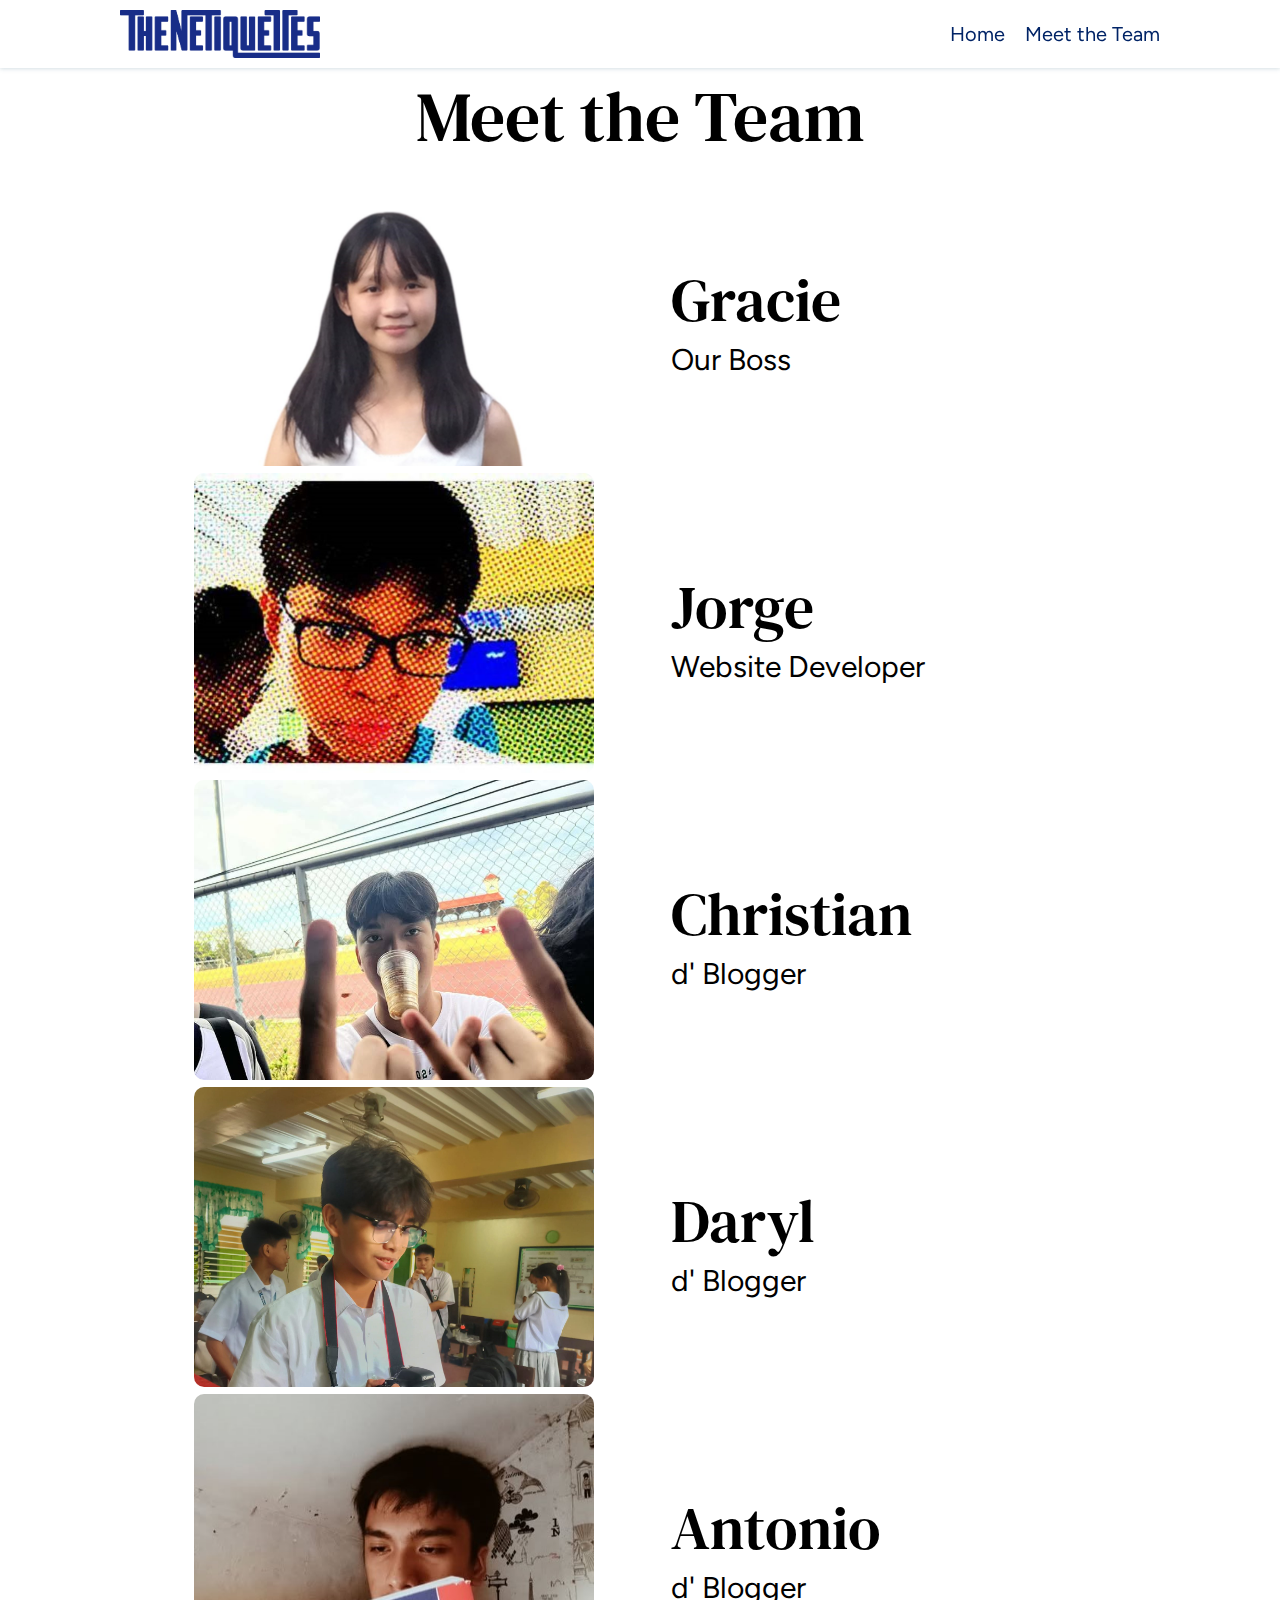
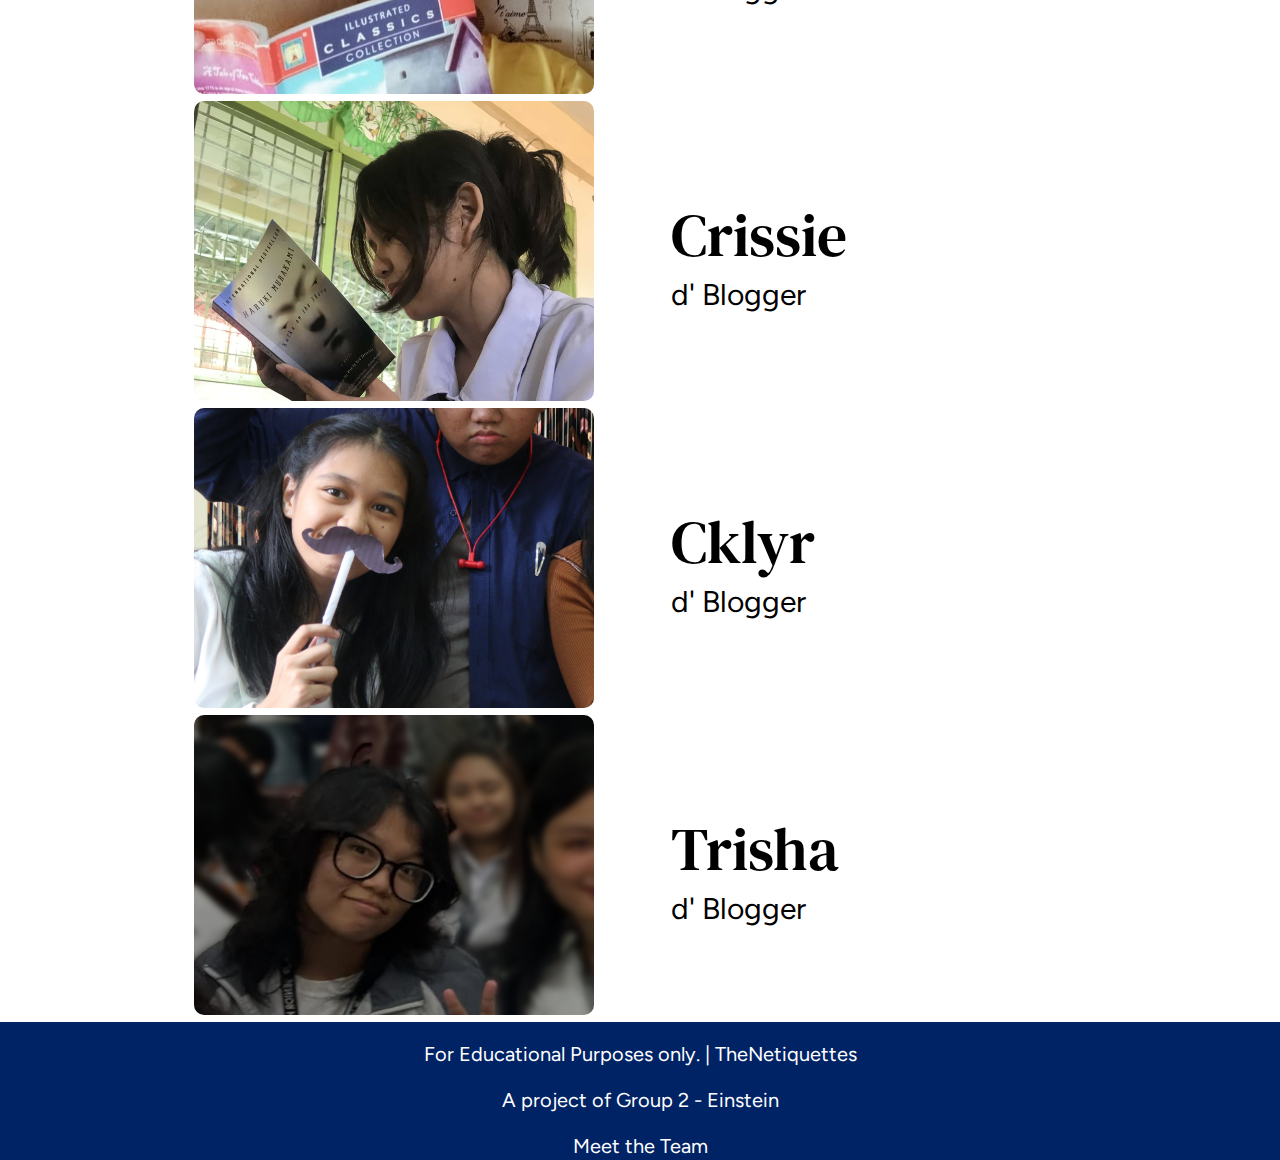
<file: team.html>
<!DOCTYPE html>
<html lang="en">
<head>
    <link rel="preconnect" href="https://fonts.googleapis.com">
    <link rel="preconnect" href="https://fonts.gstatic.com" crossorigin>
    <link href="https://fonts.googleapis.com/css2?family=DM+Serif+Text:ital@0;1&display=swap" rel="stylesheet">
    <link href="https://fonts.googleapis.com/css2?family=Figtree:ital,wght@0,300..900;1,300..900&display=swap" rel="stylesheet">
    <link rel="stylesheet" href="styles.css">

    <meta charset="UTF-8">
    <meta name="viewport" content="width=device-width, initial-scale=1.0">
    <title>Meet the TheNetiquettes Team | TheNetiquettes</title>
    <head>
        <meta charset="UTF-8">
        <meta name="viewport" content="width=device-width, initial-scale=1.0">
        <title>Hero to Header</title>
</head>
<body>
    <div class="header" id="header" style="transform: translateY(0); position: sticky;">
        <img src="image/thenetiquettes logo2.png" alt="Logo"> <!-- Replace with actual image -->
        <div class="nav">
            <a href="index.html">Home</a>
            <a href="team.html">Meet the Team</a>
        </div>
    </div>
    <section class="blogsection">
    <div>
        <h2 class="rules">Meet the Team</h2>
    </div>
    <div class="rulesection">
        <table>
            <tr>
                <td style="padding: 0;"><img src="image/portrayt/sigaan.jpg" style="width: 400px; border-radius: 10px;"></td>
                <td>
                    <h2 class="tdh2">Gracie</h2>
                    <p>Our Boss</p>
                </td>
            </tr>
            <tr>
                <td style="padding: 0;"><img src="image/portrayt/vidal.jpg" style="width: 400px; border-radius: 10px;"></td>
                <td>
                    <h2 class="tdh2">Jorge</h2>
                    <p>Website Developer</p>
                </td>
            </tr>
            <tr>
                <td style="padding: 0;"><img src="image/portrayt/gumanad.jpg" style="width: 400px; border-radius: 10px;"></td>
                <td>
                    <h2 class="tdh2">Christian</h2>
                    <p> d' Blogger</p>
                </td>
            </tr>
            <tr>
                <td style="padding: 0;"><img src="image/portrayt/daryl.jpg" style="width: 400px; border-radius: 10px;"></td>
                <td>
                    <h2 class="tdh2">Daryl</h2>
                    <p> d' Blogger</p>
                </td>
            </tr>
            <tr>
                <td style="padding: 0;"><img src="image/portrayt/minas.jpg" style="width: 400px; border-radius: 10px;"></td>
                <td>
                    <h2 class="tdh2">Antonio</h2>
                    <p> d' Blogger</p>
                </td>
            </tr>
            <tr>
                <td style="padding: 0;"><img src="image/portrayt/belleza.jpg" style="width: 400px; border-radius: 10px;"></td>
                <td>
                    <h2 class="tdh2">Crissie</h2>
                    <p> d' Blogger</p>
                </td>
            </tr>
            <tr>
                <td style="padding: 0;"><img src="image/portrayt/patnon.JPG" style="width: 400px; border-radius: 10px;"></td>
                <td>
                    <h2 class="tdh2">Cklyr</h2>
                    <p> d' Blogger</p>
                </td>
            </tr>
            <tr>
                <td style="padding: 0;"><img src="image/portrayt/sembrano.png" style="width: 400px; border-radius: 10px;"></td>
                <td>
                    <h2 class="tdh2">Trisha</h2>
                    <p> d' Blogger</p>
                </td>
            </tr>
        </table>
    </div>
</section>
<footer>
    <p>For Educational Purposes only. | TheNetiquettes</p>
    <p>A project of Group 2 - Einstein</p>
    <p>
        <a href="team.html" style="color: #fff; text-decoration: none; margin: 0 10px;">Meet the Team</a>
    </p>
</footer>
</body>
</html>
</file>
<file: styles.css>
body {
                background-color: #ffffff;
            }
            * {
                margin: 0;
                padding: 0;
                box-sizing: border-box;
                font-family: "DM Serif Text", serif;
            }
            .hero {
                background: #002366;
                color: white;
                text-align: left;
                display: flex;
                flex-direction: column;
                justify-content: center;
                align-items: flex-start;
                height: 100vh;
                position: relative;
                padding-left: 5%;
                transition: all 0.3s ease;
            }
            .logo-container {
                display: flex;
                align-items: center;
                gap: 20px;
            }
            .hero img {
                height: 25%;
            }
            .typing {
            font-size: 4em;
            white-space: nowrap;
            overflow: hidden;
            display: inline-block;
        }
            .cursor {
                display: inline-block;
                width: 10px;
                height: 1.2em;
                background: white;
                animation: blink 0.75s infinite;
            }
            @keyframes blink {
                50% { background: transparent; }
            }
            .header {
                background: white;
                padding: 10px 20px;
                display: flex;
                align-items: center;
                justify-content: space-between;
                position: fixed;
                top: 0;
                width: 100%;
                transform: translateY(-125%);
                transition: transform 0.3s ease;
                box-shadow: 0px 1px 4px rgba(92,133,150,.25);
                height: 6%;
            }
            .header > *{
                padding: 0 100px 0 100px;
            }
            .header img {
                width: 400px; /* Adjust as needed */
                height: auto;
            }
            .nav {
                display: flex;
                gap: 20px;
            }
            .nav a {
                color: #002366;
                text-decoration: none;
                font-size: 1.25em;
                font-family: Figtree;
            }
            .show-header {
                transform: translateY(0);
            }
            .device-warning {
                display: none;
            }
            div.section {
                font-family: "DM Serif Text", serif;
                font-style: normal;
                color:#1f1f1f;
            }
            .cursor {
            display: inline-block;
            width: 8px;
            height: 50px;
            background: white;
            animation: blink 0.8s infinite;
        }
        .introsection{
            text-align: center;
            margin: 50px 50px 100px 50px;

        }
        h1 {
            font-size:50px;
            font-weight: normal;
        }
        h2 {
            font-size: 70px;
            font-weight: normal;
            text-align: center;
        }
        p, li {
            font-size: 30px;
            font-family: "Figtree", sans-serif!important;
        }
        td {
            text-align: left;
            padding: 0 50px 0 75px;
        }
        strong {
            font-weight: 300;
        }
        .tdh2 {
            font-size: 60px;
            text-align: left;
        }
        hr {
            margin: 20px 50px 20px 50px;
        }
        .yesking {
            transition: transform 0.3s ease;
        }
        .yesking:hover {
            transform: scale(1.05);
            box-shadow: 0 10px 15px rgba(0, 0, 0, 0.3); /* Add shadow */ 
        }
        a {
            font-family: Figtree;
            color: #002366; /* Inherit color from parent */
    text-decoration: none; /* Remove underline */
        }
        footer {
            background-color: #002366;
            text-align: center;
            color: white;
        }
        footer p {
            padding: 20px 10px 2px 10px;
            font-size: 20px;
        }
        footer a {
            color: #002366;
        }
/* Style for visited links */
.links:visited:visited {
    color: #002366; /* Change color for visited links */
}
section {
    margin: 0 12.5% 50px 12.5%;
}
.section2{
    margin-top: 50px;
}

.types tbody {
    margin-top: 100px;
}

h3 {
    font-size: 50px;
    font-weight: 300;
    margin: 20px 0 20px 0;
}
h4 {
    font-family: Figtree;
    font-size: 25px;
    text-align: center;
}

.blogsection {
    margin: 0 15% 0 15%;
}

.rule {
    padding: 0;
}

.conclusion {
    margin: 20px 0 20px 0;
}
@media only screen and (max-width: 768px) {
    .hero {
        height: 80vh; /* Reduce height slightly on small screens */
        padding-left: 10px;
        text-align: center;
        align-items: center;
    }
    
    .logo-container {
        flex-direction: column;
        gap: 10px;
    }
    
    .hero img {
        width: 70%;
        height: auto;
    }

    .typing {
        font-size: 2em; /* Reduce text size */
    }
    
    .header {
        padding: 5px 10px;
        height: auto;
        flex-direction: column;
    }

    .header img {
        width: 250px; /* Reduce logo size */
    }

    .nav {
        flex-direction: column;
        align-items: center;
        gap: 10px;
    }

    .nav a {
        font-size: 1em; /* Reduce font size for smaller screens */
    }

    td {
        padding: 10px;
        text-align: center;
    }

    .tdh2 {
        font-size: 40px; /* Reduce text size */
        text-align: center;
    }

    section {
        margin: 0 5%;
    }

    p {
    font-size: 1rem;
    }
    @media only screen and (max-width: 768px) {
    /* Fix header */
    .header {
        display: flex;
        justify-content: space-between;
        align-items: center;
        width: 100%;
        background-color: #003366; /* Adjust based on your design */
        color: white;
        padding: 10px 20px;
        position: fixed; /* Ensure it stays on top */
        top: 0;
        left: 0;
        height: 60px;
        z-index: 1000;
    }

    .header img {
        max-width: 150px; /* Adjust logo size */
        height: auto;
    }

    .nav {
        display: flex;
        gap: 15px;
    }

    .nav a {
        color: white;
        text-decoration: none;
        font-size: 16px;
    }

    /* Fix td stacking */
    td {
        width: 100%; /* Stack vertically on small screens */
        display: block;
    }
    td img {
        width: 75%!important;
    }
    .rules {
        font-size: 3rem;
    }
    h4 {
        font-size: 1rem;
    }
    .title {
        font-size: 3rem;
    }
    .tdh2 {
        font-size: 2rem;
    }
    .header {
        position: fixed;
        top: -100px; /* Initially hidden */
        width: 100%;
        background-color: rgba(0, 51, 102, 0.9); /* Slight transparency */
        transition: top 0.3s ease-in-out; /* Smooth slide effect */
    }
    
    .show-header {
        top: 0;
    }
}
}

tr {
    margin: 20px 0 20px 0;
}
</file>
